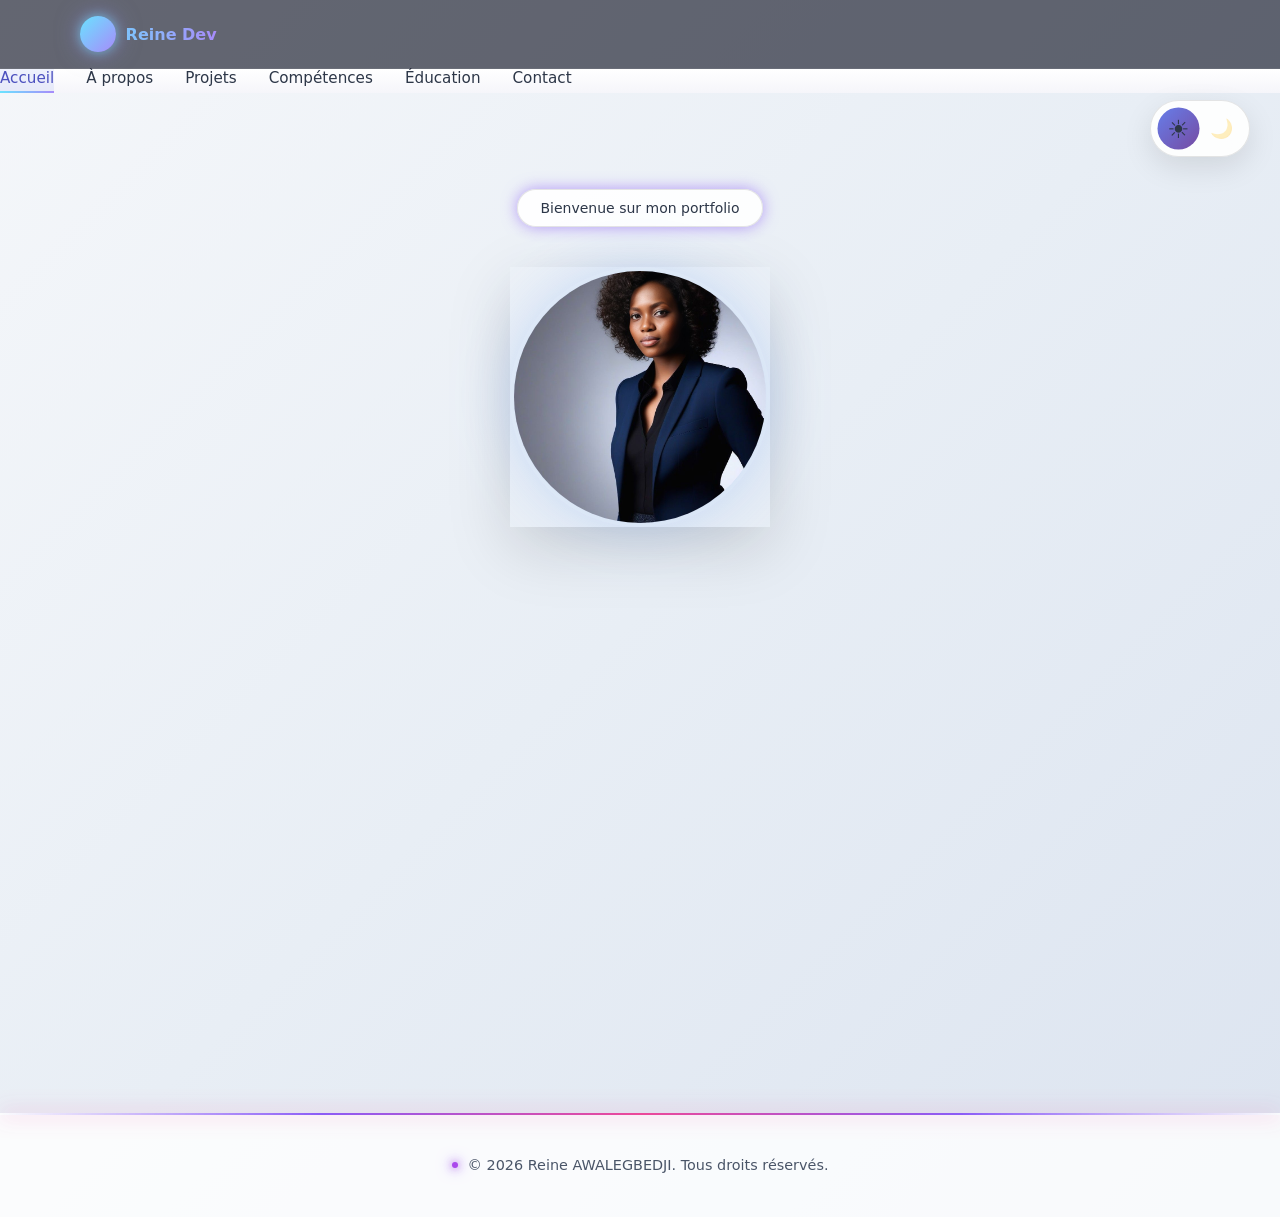
<file: index.html>
<!DOCTYPE html>
<html lang="fr">
<head>
  <meta charset="UTF-8">
  <meta name="viewport" content="width=device-width, initial-scale=1.0">
   <meta name="description" content="Bienvenue sur mon portfolio de développeuse web. Découvrez mes projets, compétences et parcours académique. Contactez-moi pour collaborer sur vos idées numériques.">
   <meta name="keywords" content="Reine Dev, portfolio, développeuse web, projets, compétences, éducation, contact">
   <meta name="author" content="Reine Awalegbedji">
  <title>Reine | Portfolio</title>
  <link rel="stylesheet" href="style.css">
  <link rel="stylesheet" href="responsive.css">
  <link rel="stylesheet" href="theme.css">
  <link rel="stylesheet" href="mobile-menu.css">
  <link
  rel="stylesheet"
  href="https://cdnjs.cloudflare.com/ajax/libs/font-awesome/6.5.1/css/all.min.css"
/>

</head>
<body>

<div class="page-transition">

  
  <header class="header">
  <div class="header-inner">
    <!-- LOGO -->
    <div class="logo">
      <span class="logo-icon"></span>
      <span class="logo-text">Reine Dev</span>
    </div>
    <!-- Le burger sera injecté ici par le JS -->
  </div>
</header>

<!-- ✅ NAV EN DEHORS DU HEADER-INNER -->
<nav class="nav">
  <a href="index.html" class="active">Accueil</a>
  <a href="apropos.html">À propos</a>
  <a href="projets.html">Projets</a>
  <a href="competences.html">Compétences</a>
  <a href="education.html">Éducation</a>
  <a href="contact.html">Contact</a>
</nav>
  
<section class="home-hero">
  <div class="hero-profile">

  <!-- Badge -->
  <div class="welcome-badge">
    Bienvenue sur mon portfolio
  </div>

  <!-- Photo -->
  <div class="profile-wrapper">
    <div class="halo"></div>
    <img src="photo-reine.jpg" alt="Photo de profil" class="profile-img">
  </div>

  <!-- Titre -->
  <h1 class="hero-title">
    Je suis <br>
    <span>Reine AWALEGBEDJI,</span>
  </h1>

  <!-- Slogan -->
  <p class="hero-text">
    Je crée des expériences numériques élégantes et performantes.
    Passionné par le design et le code, je transforme vos idées en réalité.
  </p>

  <!-- Boutons -->
  <div class="hero-buttons">
    <a href="contact.html" class="btn btn-primary">
      ✉ Me contacter
    </a>

    <a href="projets.html" class="btn btn-outline">
      Voir mes projets
    </a>
  </div>

<!-- Flèche -->
<div class="scroll-indicator">
  <i class="fas fa-chevron-down"></i>
</div>

 <!-- Réseaux sociaux -->
  <div class="socials hero-socials">
   <a href=""><i class="fab fa-github"></i></a>
   <a href="www.linkedin.com/in/reine-awalegbedji-b7b94b384"><i class="fab fa-linkedin"></i></a>
   <a href="mailto:ayawaviawalebgedji@gmail.com"><i class="fas fa-envelope"></i></a>
  </div>

  
 
</section>

<footer class="footer">
  <div class="pulse-dot"></div>
  <p class="copyright">
    <span class="glow-dot"></span>
    © 2026 Reine AWALEGBEDJI. Tous droits réservés.
  </p>
  
</footer>


</div>

<script src="index.js"></script>
<script src="theme.js"></script>
<script src="mobile-menu.js"></script>
</body>
</html>
</file>
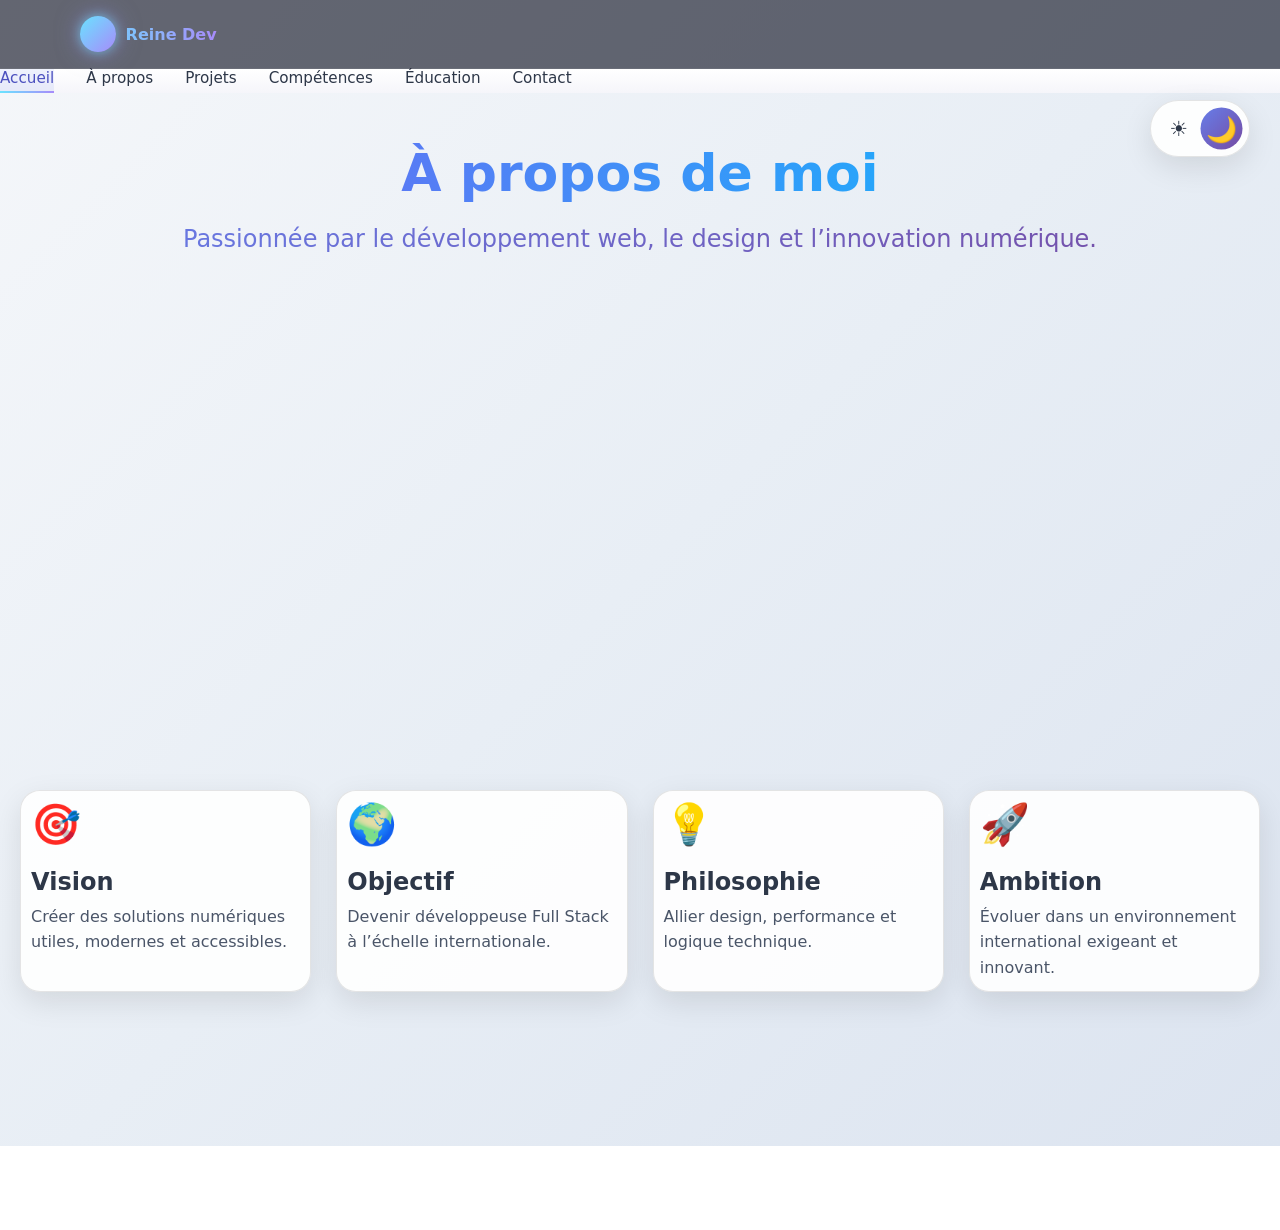
<file: apropos.html>
<!DOCTYPE html>
<html lang="fr">
<head>
  <meta charset="UTF-8">
  <meta name="viewport" content="width=device-width, initial-scale=1.0">
   <meta name="description" content="Découvrez mon parcours, mes compétences et ma vision en tant que développeuse web passionnée.">
   <meta name="keywords" content="Reine Dev, développeuse web, portfolio, à propos, compétences, projets, éducation">
   <meta name="author" content="Reine Awalegbedji">
  <title>À propos | Reine</title>
  <link rel="stylesheet" href="style.css">
  <link rel="stylesheet" href="responsive.css">
  <link rel="stylesheet" href="theme.css">
  <link rel="stylesheet" href="mobile-menu.css"> 
</head>
<body>

<div class="page-transition">
    
  <header class="header">
  <div class="header-inner">
    <!-- LOGO -->
    <div class="logo">
      <span class="logo-icon"></span>
      <span class="logo-text">Reine Dev</span>
    </div>
    <!-- Le burger sera injecté ici par le JS -->
  </div>
</header>

<!-- ✅ NAV EN DEHORS DU HEADER-INNER -->
<nav class="nav">
  <a href="index.html" class="active">Accueil</a>
  <a href="apropos.html">À propos</a>
  <a href="projets.html">Projets</a>
  <a href="competences.html">Compétences</a>
  <a href="education.html">Éducation</a>
  <a href="contact.html">Contact</a>
</nav>
  


  <section class="about-section">
<div class="container">
    <div class="about-header">
    <h1 class="glow-title">À propos de moi</h1>
    
    <p class="section-subtitle">
    Passionnée par le développement web, le design et l’innovation numérique.
    </p>
    </div>
 

  <div class="about-content">

    <!-- TEXTE  -->
    <div class="about-text">
      <p class="intro-text">
        Je suis étudiante en informatique de gestion, <br>spécialisée en développement web
        et en conception <br>de solutions numériques performantes.
      </p>

      <p class="description">
        J’aime transformer des idées en expériences <br> digitales élégantes,
        structurées et évolutives.
      </p>

      <p class="description">
        Mon objectif est de devenir une développeuse <br>Full Stack capable
        de concevoir des applications <br>modernes,optimisées et orientées utilisateur.
      </p>

      <p class="description">
                Mon parcours m’a permis de développer <br> des compétences en HTML, CSS,
                JavaScript,<br> PHP et conception UML. Je travaille avec <br> méthode
                et je cherche toujours à produire un <br> code propre et structuré.
            </p>
    </div>

<!-- Image droite -->
        <div class="about-image">
          <div class="image-wrapper">
            <img src="image1.jpeg" alt="Reine devant son ordinateur" class="profile-image">
          </div>
        </div>
 </div>

    <!-- CARDS EN BAS-->
    <div class="about-cards">

      <div class="card">
        <div class="card-icon">🎯</div>
        <h3 class="card-title"> Vision</h3>
        <p class="card-description">Créer des solutions numériques utiles, modernes et accessibles.</p>
      </div>

      <div class="card">
          <div class="card-icon">🌍</div>
            <h3 class="card-title"> Objectif</h3>
            <p class="card-description">Devenir développeuse Full Stack à l’échelle internationale.</p>
        </div>

      <div class="card">
        <div class="card-icon">💡</div>
        <h3 class="card-title"> Philosophie</h3>
        <p class="card-description">Allier design, performance et logique technique.</p>
      </div>

      <div class="card">
        <div class="card-icon">🚀</div>
        <h3 class="card-title"> Ambition</h3>
        <p class="card-description">Évoluer dans un environnement international exigeant et innovant.</p>
      </div>

    </div>

    
  </div>
</div>
  </section>
<footer class="footer">
 <div class="pulse-dot"></div>
  <p class="copyright">
    <span class="glow-dot"></span>
    © 2026 Reine AWALEGBEDJI. Tous droits réservés.
  </p>
</footer>


</div>

<script src="apropos.js"></script>
<script src="theme.js"></script>
<script src="mobile-menu.js"></script>
</body>
</html>
</file>
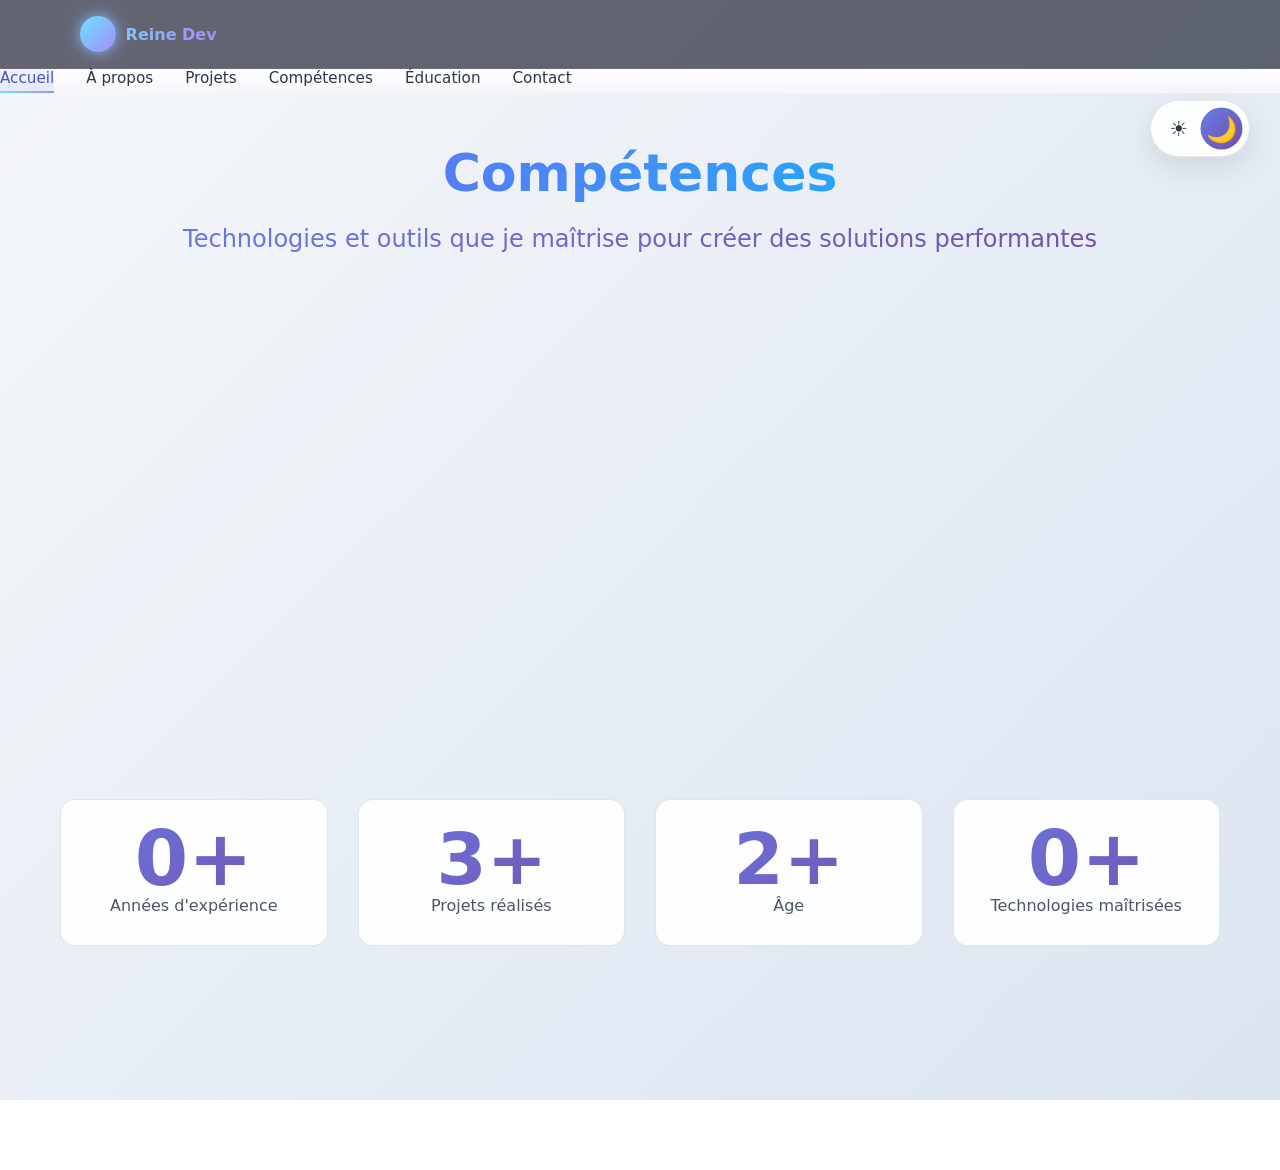
<file: competences.html>
<!DOCTYPE html>
<html lang="fr">
<head>
  <meta charset="UTF-8">
  <meta name="viewport" content="width=device-width, initial-scale=1.0">
   <meta name="description" content="Découvrez les compétences techniques et les outils que je maîtrise pour créer des solutions performantes en développement web.">
   <meta name="keywords" content="Reine Dev, compétences, technologies, frontend, backend, devops, design, UI/UX">
   <meta name="author" content="Reine Awalegbedji">
  <title>Compétences | Reine</title>
  <link rel="stylesheet" href="style.css">
  <link rel="stylesheet" href="responsive.css">
  <link rel="stylesheet" href="theme.css">
  <link rel="stylesheet" href="mobile-menu.css"> 
</head>
<body>
<div class="page-transition">
  <header class="header">
  <div class="header-inner">
    <!-- LOGO -->
    <div class="logo">
      <span class="logo-icon"></span>
      <span class="logo-text">Reine Dev</span>
    </div>
    <!-- Le burger sera injecté ici par le JS -->
  </div>
</header>

<!-- ✅ NAV EN DEHORS DU HEADER-INNER -->
<nav class="nav">
  <a href="index.html" class="active">Accueil</a>
  <a href="apropos.html">À propos</a>
  <a href="projets.html">Projets</a>
  <a href="competences.html">Compétences</a>
  <a href="education.html">Éducation</a>
  <a href="contact.html">Contact</a>
</nav>


<section class="skills-section">
        <div class="container">
            <h1 class="glow-title">Compétences</h1>
            <p class="section-subtitle">Technologies et outils que je maîtrise pour créer des solutions performantes</p>
            
            <!-- Grille de compétences -->
            <div class="skills-grid">
                <!-- Frontend -->
                <div class="skill-category">
                    <h2 class="category-title">Frontend</h2>
                    <div class="skills-list">
                        <span class="skill-badge">React</span>
                        <span class="skill-badge">TypeScript</span>
                        <span class="skill-badge">Next.js</span>
                        <span class="skill-badge">Tailwind CSS</span>
                        <span class="skill-badge">Vue.js</span>
                        <span class="skill-badge">HTML5</span>
                        <span class="skill-badge">CSS3</span>
                        <span class="skill-badge">JavaScript</span>
                    </div>
                </div>

                <!-- Backend -->
                <div class="skill-category">
                    <h2 class="category-title">Backend</h2>
                    <div class="skills-list">
                        <span class="skill-badge">Node.js</span>
                        <span class="skill-badge">Java</span>
                        <span class="skill-badge">Python</span>
                        <span class="skill-badge">Django</span>
                        <span class="skill-badge">PostgreSQL</span>
                        <span class="skill-badge">MongoDB</span>
                        <span class="skill-badge">REST API</span>
                        
                    </div>
                </div>

                <!-- DevOps & Tools -->
                <div class="skill-category">
                    <h2 class="category-title">DevOps & Tools</h2>
                    <div class="skills-list">
                        <span class="skill-badge">Git</span>
                       
                        <span class="skill-badge">Windows</span>
                    
                        <span class="skill-badge">Webpack</span>
                        <span class="skill-badge">Vite</span>
                    </div>
                </div>

                <!-- Design & UX -->
                <div class="skill-category">
                    <h2 class="category-title">Design & UX</h2>
                    <div class="skills-list">
                        <span class="skill-badge">Figma</span>
                        <span class="skill-badge">UML</span>
                        <span class="skill-badge">Photoshop</span>
                        <span class="skill-badge">Illustrator</span>
                        <span class="skill-badge">UI/UX Design</span>
                        <span class="skill-badge">Responsive Design</span>
                        <span class="skill-badge">Prototyping</span>
                    </div>
                </div>
            </div>

            <!-- Statistiques -->
            <div class="stats-container">
                <div class="stat-item">
                    <div class="stat-number" data-target="3">0</div>
                    <div class="stat-label">Années d'expérience</div>
                </div>

                <div class="stat-item">
                    <div class="stat-number" data-target="20">0</div>
                    <div class="stat-label">Projets réalisés</div>
                </div>

                <div class="stat-item">
                    <div class="stat-number" data-target="19">0</div>
                    <div class="stat-label">Âge</div>
                </div>

                <div class="stat-item">
                    <div class="stat-number" data-target="8">0</div>
                    <div class="stat-label">Technologies maîtrisées</div>
                </div>
            </div>
        </div>
    </section>
<footer class="footer">
  <div class="pulse-dot"></div>
  <p class="copyright">
    <span class="glow-dot"></span>
    © 2026 Reine AWALEGBEDJI. Tous droits réservés.
  </p>

</div>
<script src="competences.js"></script>
<script src="theme.js"></script>
<script src="mobile-menu.js"></script>
</body>
</html>
</file>
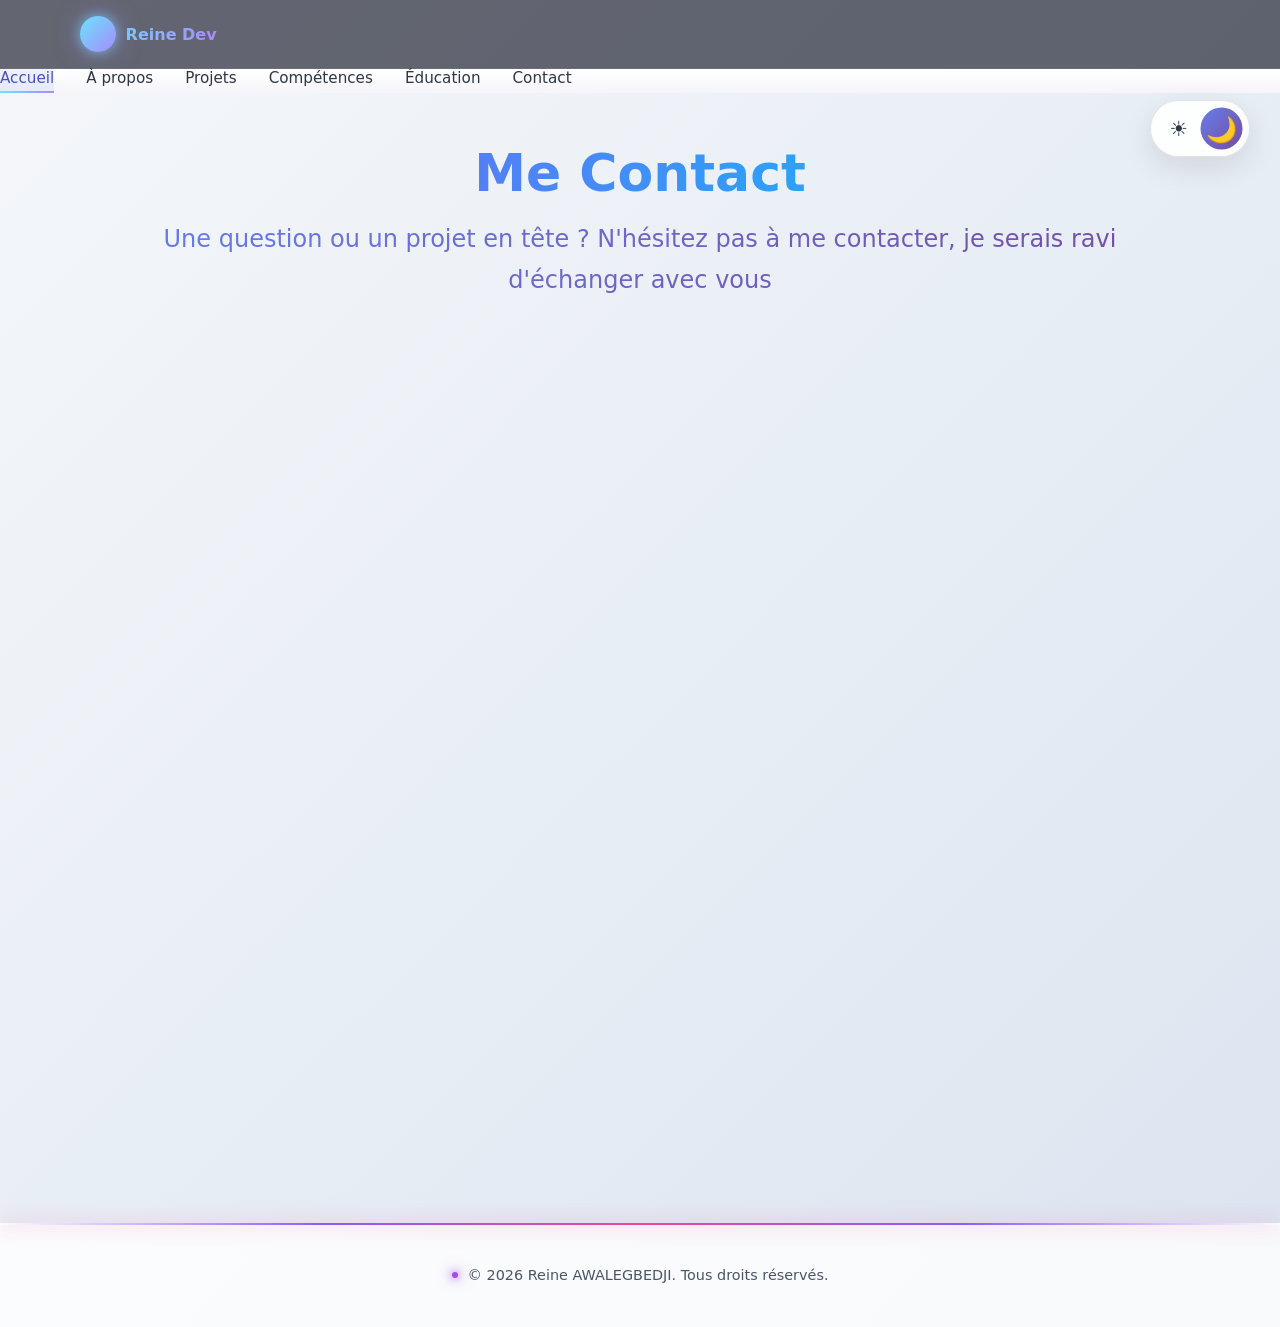
<file: contact.html>
<!DOCTYPE html>
<html lang="fr">
<head>
  <meta charset="UTF-8">
  <meta name="viewport" content="width=device-width, initial-scale=1.0">
   <meta name="description" content="Contactez-moi pour discuter de vos projets, poser des questions ou simplement échanger sur le développement web et les technologies numériques.">
   <meta name="keywords" content="Reine Dev, contact, email, téléphone, localisation, disponibilité, formulaire de contact">
   <meta name="author" content="Reine Awalegbedji">
  <title>Contact | Reine</title>
  <link rel="stylesheet" href="style.css">
  <link rel="stylesheet" href="responsive.css">
  <link rel="stylesheet" href="theme.css">
    <link rel="stylesheet" href="mobile-menu.css">
  
</head>
<body>
<div class="page-transition">

  <header class="header">
  <div class="header-inner">
    <!-- LOGO -->
    <div class="logo">
      <span class="logo-icon"></span>
      <span class="logo-text">Reine Dev</span>
    </div>
    <!-- Le burger sera injecté ici par le JS -->
  </div>
</header>

<!-- ✅ NAV EN DEHORS DU HEADER-INNER -->
<nav class="nav">
  <a href="index.html" class="active">Accueil</a>
  <a href="apropos.html">À propos</a>
  <a href="projets.html">Projets</a>
  <a href="competences.html">Compétences</a>
  <a href="education.html">Éducation</a>
  <a href="contact.html">Contact</a>
</nav>

<section class="contact-section">
        <div class="container">
            <div class="about-header">
            <h1 class="glow-title">Me Contacter</h1>
            <p class="section-subtitle">Une question ou un projet en tête ? N'hésitez pas à me contacter, je serais ravi d'échanger avec vous</p>
            </div>

            <div class="contact-content">
                
                       
                <!--COLONNE GAUCHE Informations de contact -->
                <div class="info-container">
                
                  <h2 class="form-title">Informations de contact</h2>
                  
                    <div class="contact-card">
                        <div class="contact-icon">
                            <svg width="24" height="24" viewBox="0 0 24 24" fill="none" stroke="currentColor" stroke-width="2">
                                <path d="M4 4h16c1.1 0 2 .9 2 2v12c0 1.1-.9 2-2 2H4c-1.1 0-2-.9-2-2V6c0-1.1.9-2 2-2z"/>
                                <polyline points="22,6 12,13 2,6"/>
                            </svg>
                        </div>

                        <div class="card-text">
                        <h3>Email</h3>
                        <a href="awalegbedjireine@gmail.com" class="contact-link">awalegbedjireine@gmail.com</a>
                        </div>

                    </div>
                  

                    <div class="contact-card">
                        <div class="contact-icon">
                            <svg width="24" height="24" viewBox="0 0 24 24" fill="none" stroke="currentColor" stroke-width="2">
                                <path d="M22 16.92v3a2 2 0 0 1-2.18 2 19.79 19.79 0 0 1-8.63-3.07 19.5 19.5 0 0 1-6-6 19.79 19.79 0 0 1-3.07-8.67A2 2 0 0 1 4.11 2h3a2 2 0 0 1 2 1.72 12.84 12.84 0 0 0 .7 2.81 2 2 0 0 1-.45 2.11L8.09 9.91a16 16 0 0 0 6 6l1.27-1.27a2 2 0 0 1 2.11-.45 12.84 12.84 0 0 0 2.81.7A2 2 0 0 1 22 16.92z"/>
                            </svg>
                        </div>

                        <div class="card-text">
                        <h3>Téléphone</h3>
                        <a href="tel:+22901406192" class="contact-link">+229  0140619273</a>
                        </div>

                    </div>
                    
                    <div class="contact-card">
                        <div class="contact-icon">
                            <svg width="20" height="24" viewBox="0 0 24 24" fill="none" stroke="currentColor" stroke-width="2">
                                <path d="M21 10c0 7-9 13-9 13s-9-6-9-13a9 9 0 0 1 18 0z"/>
                                <circle cx="12" cy="10" r="3"/>
                            </svg>
                        </div>

                        <div class="card-text">
                        <h3>Localisation</h3>
                        <a href="https://maps.google.com/?q=Parakou,Benin" 
   target="_blank" 
   class="contact-link">
   Parakou, Bénin
</a>

                        </div>

                    </div>
                    
                    <div class="availability-card">
                        <h3>Disponibilité</h3>
                        <p>Je suis actuellement disponible pour des projets freelance et des opportunités de collaboration.</p>
                        <p>Je réponds généralement dans les 24 heures.</p>
                    </div>
                </div>

                <!-- COLONNE DROITE Formulaire de contact -->
                <div class="form-container">
                    
                    <form
          action="mailto:awalegbedjireine@gmail.com"
          method="post"
          enctype="text/plain"
          class="contact-form scroll-animate"
        >
                    <form class="contact-form" id="contactForm">
                        <div class="form-group">
                            <label for="name">Nom complet</label>
                            <input type="text" id="name" name="name" placeholder="Reine Diana" required>
                        </div>
                        
                        <div class="form-group">
                            <label for="email">Email</label>
                            <input type="email" id="email" name="email" placeholder="email@example.com" required>
                        </div>
                        
                        <div class="form-group">
                            <label for="subject">Sujet</label>
                            <input type="text" id="subject" name="subject" placeholder="Proposition de projet" required>
                        </div>
                         <div class="form-group">
                            <label for="message">Message</label>
                            <textarea id="message" name="message" rows="5" placeholder="Décrivez votre projet ou votre demande..." required></textarea>
                        </div>
                        
                        <button type="submit" class="submit-btn">
                            <span>Envoyer le message</span>
                            
                        </button>
                    </form>
                </div>
                
                        
            </div>
        </div>
    </section>


<footer class="footer">
  <div class="pulse-dot"></div>
  <p class="copyright">
    <span class="glow-dot"></span>
    © 2026 Reine AWALEGBEDJI. Tous droits réservés.
  </p>
</footer>

</div>
<script src="contact.js"></script>
<script src="theme.js"></script>
<script src="mobile-menu.js"></script>
</body>
</html>
</file>
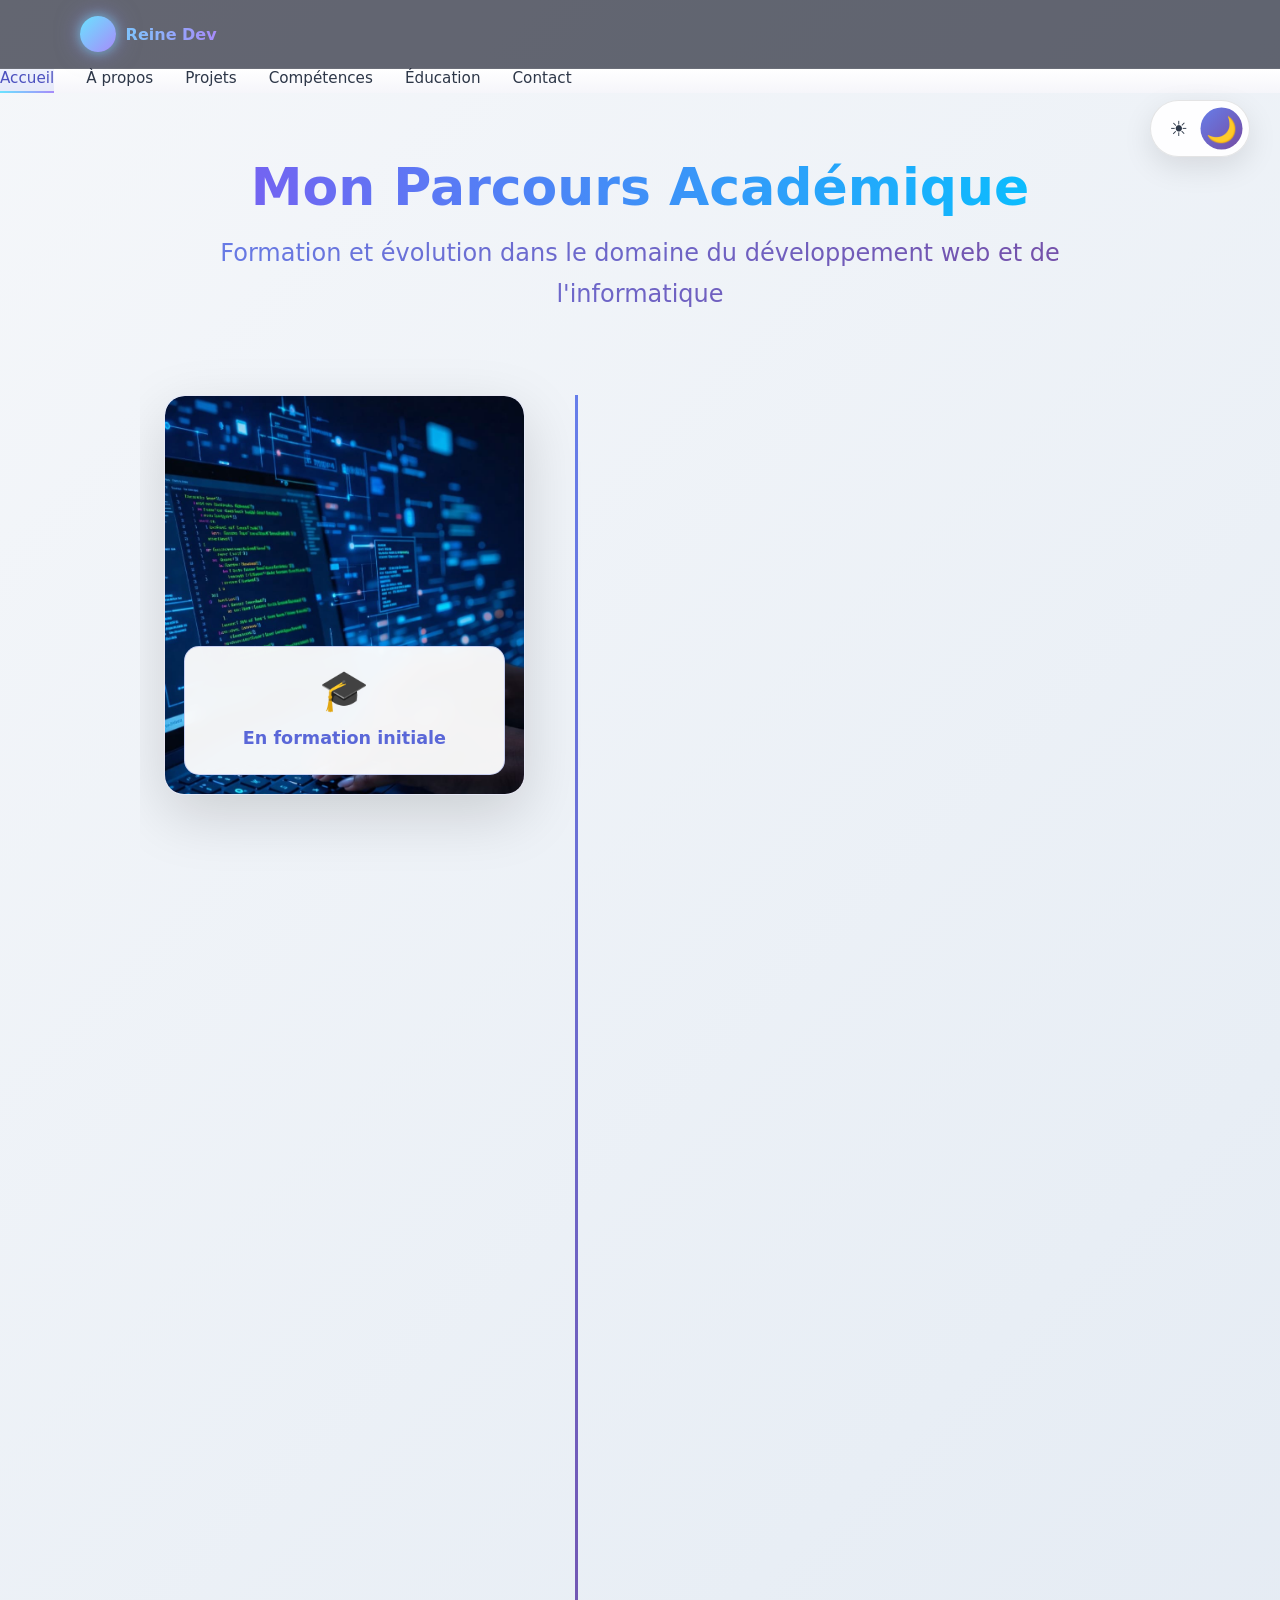
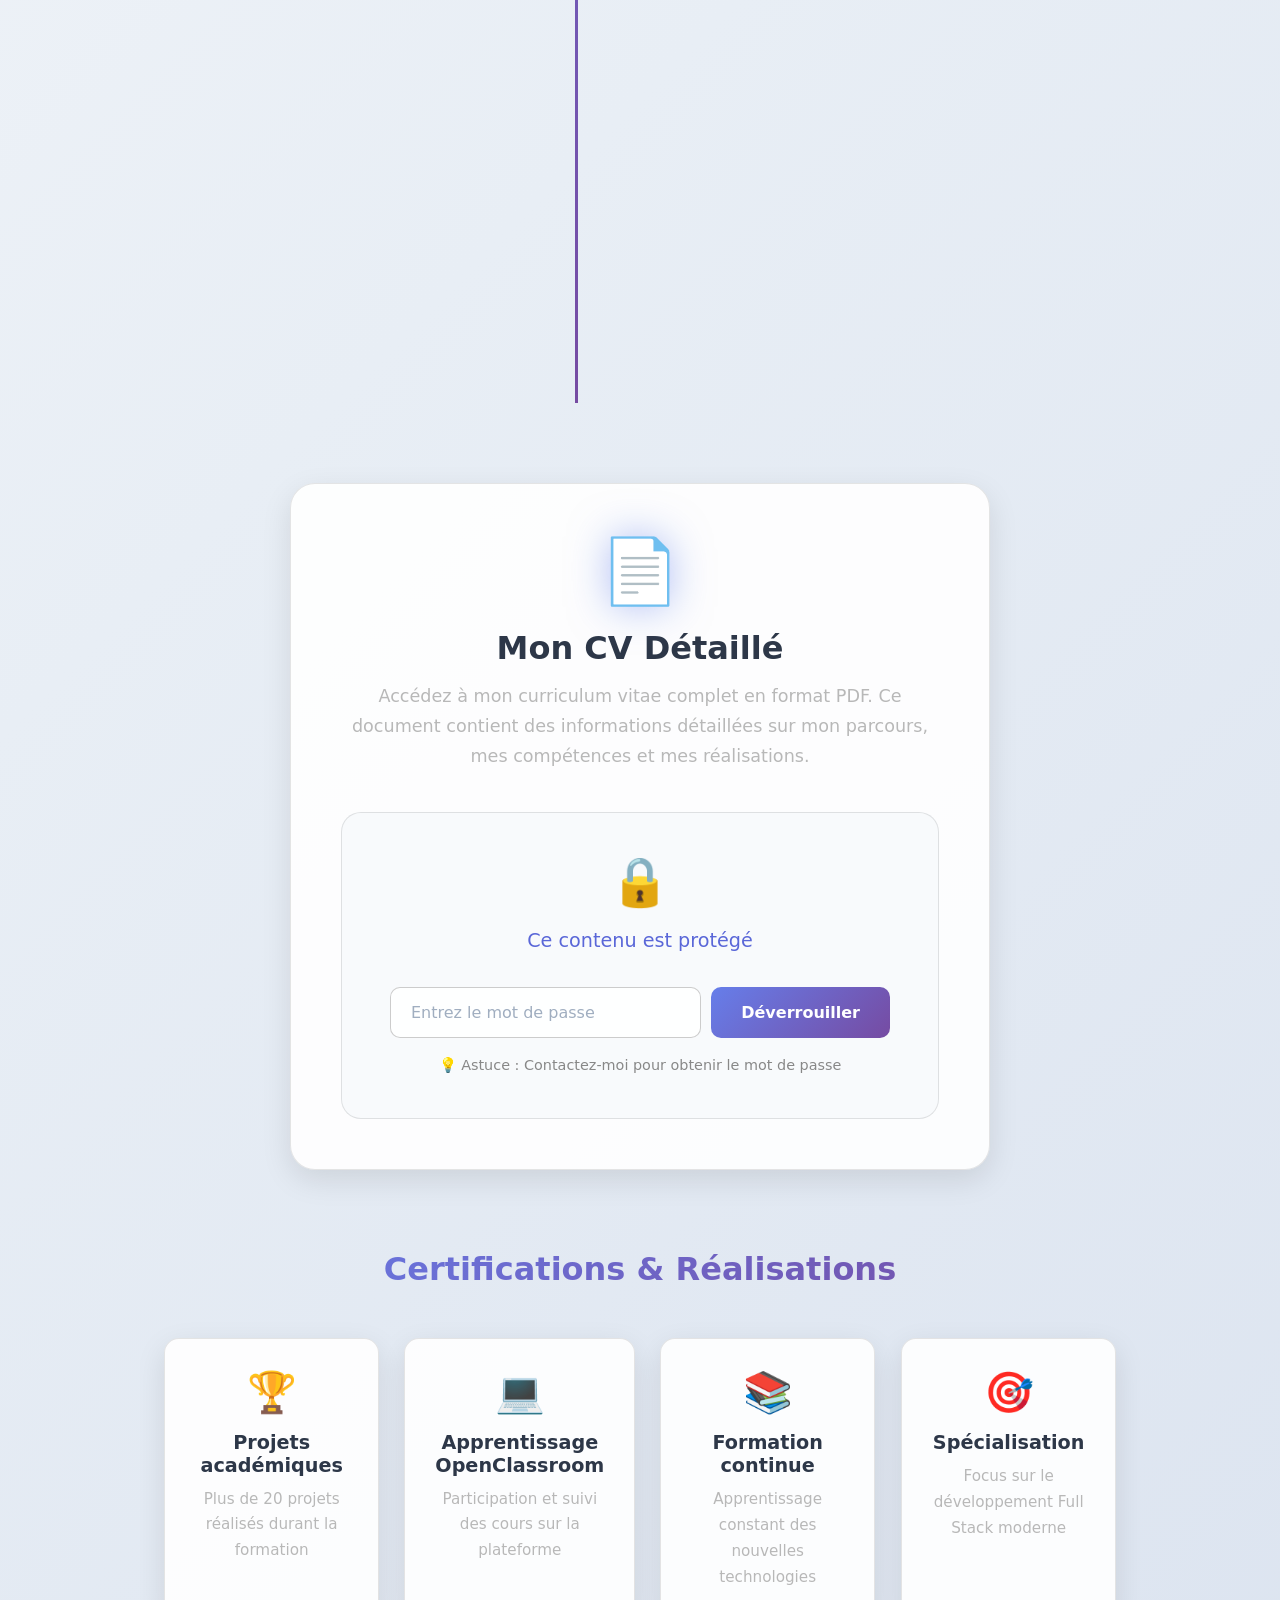
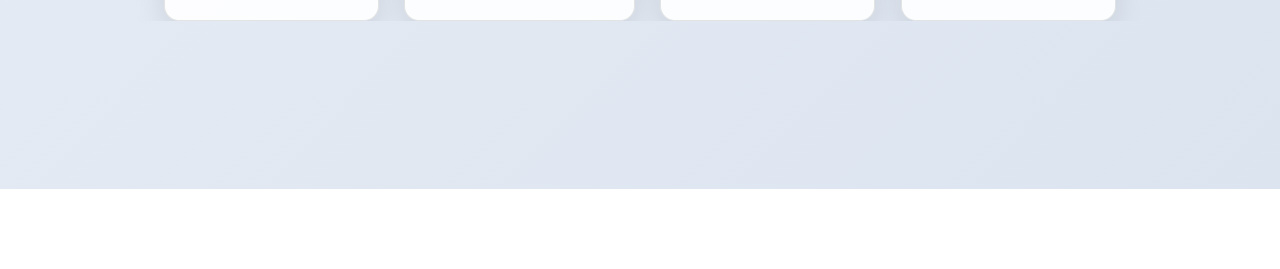
<file: education.html>
<!DOCTYPE html>
<html lang="fr">
<head>
  <meta charset="UTF-8">
  <meta name="viewport" content="width=device-width, initial-scale=1.0">
   <meta name="description" content="Découvrez mon parcours académique, mes formations et mes réalisations dans le domaine du développement web et de l'informatique.">
   <meta name="keywords" content="Reine Dev, éducation, parcours académique, formation, développement web, informatique, compétences, réalisations">
   <meta name="author" content="Reine Awalegbedji">
  <title>Éducation | Reine</title>
  <link rel="stylesheet" href="style.css">
  <link rel="stylesheet" href="responsive.css">
  <link rel="stylesheet" href="theme.css">
    <link rel="stylesheet" href="mobile-menu.css">
</head>
<body>
<div class="page-transition">
  <header class="header">
  <div class="header-inner">
    <!-- LOGO -->
    <div class="logo">
      <span class="logo-icon"></span>
      <span class="logo-text">Reine Dev</span>
    </div>
    <!-- Le burger sera injecté ici par le JS -->
  </div>
</header>

<!-- ✅ NAV EN DEHORS DU HEADER-INNER -->
<nav class="nav">
  <a href="index.html" class="active">Accueil</a>
  <a href="apropos.html">À propos</a>
  <a href="projets.html">Projets</a>
  <a href="competences.html">Compétences</a>
  <a href="education.html">Éducation</a>
  <a href="contact.html">Contact</a>
</nav>

  <section class="education-section">
    <div class="container">
      <!-- En-tête -->
      <div class="about-header">
        <h1 class="glow-title">Mon Parcours Académique</h1>
        <p class="section-subtitle">
          Formation et évolution dans le domaine du développement web et de l'informatique
        </p>
      </div>

      <!-- Contenu principal avec image et timeline -->
      <div class="education-content">
        
        <!-- Image à gauche -->
        <div class="education-image">
          <div class="image-wrapper">
            <img src="educ.jpeg" alt="Parcours académique" class="edu-image">
            <div class="image-overlay">
              <div class="overlay-icon">🎓</div>
              <p class="overlay-text">En formation initiale</p>
            </div>
          </div>
        </div>

        <!-- Timeline à droite -->
        <div class="timeline-container">
          
          <!-- Item 1 -->
          <div class="timeline-item">
            <div class="timeline-dot"></div>
            <div class="timeline-content">
              <div class="timeline-year">2025 - 2026</div>
              <h3 class="timeline-title">Licence 3 en Informatique de Gestion</h3>
              <p class="timeline-institution">IUT Université de Parakou, Bénin</p>
              <p class="timeline-description">
                Spécialisation en développement web et conception de solutions numériques. 
                Apprentissage approfondi des technologies frontend et backend, UML, et gestion de projets.
              </p>
              <div class="timeline-tags">
                <span class="tag">Développement Web</span>
                <span class="tag">UML</span>
                <span class="tag">Base de données</span>
              </div>
            </div>
          </div>

          <!-- Item 2-->
          <div class="timeline-item">
            <div class="timeline-dot"></div>
            <div class="timeline-content">
              <div class="timeline-year">2024 - 2025</div>
              <h3 class="timeline-title">Licence 2 en Informatique de Gestion</h3>
              <p class="timeline-institution">IUT Université de Parakou, Bénin</p>
              <p class="timeline-description">
                Apprentissage intensif de HTML, CSS, JavaScript,langage C++,
                 React et Node.js.
                 Réalisation de plusieurs projets pratiques .
              </p>
              <div class="timeline-tags">
                <span class="tag">HTML/CSS</span>
                <span class="tag">JavaScript</span>
                <span class="tag">React</span>
              </div>
            </div>
          </div>

          <!-- Item 2 -->
          <div class="timeline-item">
            <div class="timeline-dot"></div>
            <div class="timeline-content">
              <div class="timeline-year">2023 - 2024</div>
              <h3 class="timeline-title">Licence 1 en Informatique de Gestion</h3>
              <p class="timeline-institution">IUT Université de Parakou, Bénin</p>
              <p class="timeline-description">
                Apprentissage intensif de HTML, CSS, langage C , bases en Algorithme, en logique des prédicat et en comtabilité. 
              </p>
              <div class="timeline-tags">
                <span class="tag">HTML/CSS</span>
                <span class="tag">Langage C</span>
                <span class="tag">Comptabilité</span>
              </div>
            </div>
          </div>

          <!-- Item 3 -->
          <div class="timeline-item">
            <div class="timeline-dot"></div>
            <div class="timeline-content">
              <div class="timeline-year">2022 - 2023</div>
              <h3 class="timeline-title">Baccalauréat Scientifique</h3>
              <p class="timeline-institution">Collège de Natitingou, Bénin</p>
              <p class="timeline-description">
                Diplôme obtenu avec mention. Spécialisation en mathématiques et sciences physiques.
                Développement d'une forte base en logique et résolution de problèmes.
              </p>
              <div class="timeline-tags">
                <span class="tag">Mathématiques</span>
                <span class="tag">Sciences</span>
                <span class="tag">Anglais & Littérature</span>
              </div>
            </div>
          </div>

        </div>
      </div>

      <!-- Section CV protégé -->
      <div class="cv-section">
        <div class="cv-card">
          <div class="cv-icon">📄</div>
          <h2 class="cv-title">Mon CV Détaillé</h2>
          <p class="cv-description">
            Accédez à mon curriculum vitae complet en format PDF. 
            Ce document contient des informations détaillées sur mon parcours, mes compétences et mes réalisations.
          </p>
          
          <!-- Formulaire de mot de passe -->
          <div class="cv-access" id="cvAccess">
            <div class="lock-icon">🔒</div>
            <p class="access-text">Ce contenu est protégé</p>
            <form class="password-form" id="passwordForm">
              <div class="form-group-inline">
                <input 
                  type="password" 
                  id="cvPassword" 
                  placeholder="Entrez le mot de passe" 
                  class="password-input"
                  required
                >
                <button type="submit" class="unlock-btn">
                  Déverrouiller
                </button>
              </div>
              <p class="password-hint">💡 Astuce : Contactez-moi pour obtenir le mot de passe</p>
            </form>
          </div>

          <!-- Contenu déverrouillé (caché par défaut) -->
          <div class="cv-unlocked" id="cvUnlocked" style="display: none;">
            <div class="success-icon">✅</div>
            <p class="success-text">Accès autorisé !</p>
            
            <div class="cv-preview">
              <div class="preview-header">
                <span class="file-icon">📑</span>
                <div class="file-info">
                  <h4>CV_Reine_Awalegbedji.pdf</h4>
                  <p>Document PDF • 2.4 MB</p>
                </div>
              </div>
              
              <div class="cv-actions">
                <a href="cv-reine-awalegbedji.pdf" target="_blank" class="cv-btn view-btn" id="viewBtn">
                  <svg width="20" height="20" viewBox="0 0 24 24" fill="none" stroke="currentColor" stroke-width="2">
                    <path d="M1 12s4-8 11-8 11 8 11 8-4 8-11 8-11-8-11-8z"/>
                    <circle cx="12" cy="12" r="3"/>
                  </svg>
                  Visualiser
                </a>
                
                <a href="cv-reine-awalegbedji.pdf" download="CV_Reine_Awalegbedji.pdf" class="cv-btn download-btn" id="downloadBtn">
                  <svg width="20" height="20" viewBox="0 0 24 24" fill="none" stroke="currentColor" stroke-width="2">
                    <path d="M21 15v4a2 2 0 0 1-2 2H5a2 2 0 0 1-2-2v-4"/>
                    <polyline points="7 10 12 15 17 10"/>
                    <line x1="12" y1="15" x2="12" y2="3"/>
                  </svg>
                  Télécharger
                </a>
              </div>
            </div>
          </div>
        </div>
      </div>

      <!-- Certifications / Réalisations -->
      <div class="achievements-section">
        <h2 class="section-heading">Certifications & Réalisations</h2>
        
        <div class="achievements-grid">
          <div class="achievement-card">
            <div class="achievement-icon">🏆</div>
            <h3>Projets académiques</h3>
            <p>Plus de 20 projets réalisés durant la formation</p>
          </div>

          <div class="achievement-card">
            <div class="achievement-icon">💻</div>
            <h3>Apprentissage OpenClassroom</h3>
            <p>Participation et suivi des cours sur la plateforme</p>
          </div>

          <div class="achievement-card">
            <div class="achievement-icon">📚</div>
            <h3>Formation continue</h3>
            <p>Apprentissage constant des nouvelles technologies</p>
          </div>

          <div class="achievement-card">
            <div class="achievement-icon">🎯</div>
            <h3>Spécialisation</h3>
            <p>Focus sur le développement Full Stack moderne</p>
          </div>
        </div>
      </div>

    </div>
  </section>

  <footer class="footer">
    <div class="pulse-dot"></div>
    <p class="copyright">
      <span class="glow-dot"></span>
      © 2026 Reine AWALEGBEDJI. Tous droits réservés.
    </p>
  </footer>

</div>
<script src="education.js"></script>
<script src="theme.js"></script>
<script src="mobile-menu.js"></script>
</body>

</html>
</file>
<file: style.css>
/* =========================
   RESET & BASE
========================= */
* {
  margin: 0;
  padding: 0;
  box-sizing: border-box;
  font-family: "Inter", system-ui, sans-serif;
  max-width: 100%;
}

html, body {
  overflow-x: hidden;
  max-width: 100vw;
  width: 100%;
}

body {
  background: radial-gradient(circle at top, #0f172a, #020617);
  color: #e5e7eb;
  min-height: 100vh;
}

/* =========================
   VARIABLES – NEON AURORA
========================= */
:root {
  --primary: #6ae3ff;
  --secondary: #a78bfa;
  --accent: #22d3ee;
  --text: #e5e7eb;
  --muted: #9ca3af;
  --card-bg: rgba(15, 23, 42, 0.6);
  --blur: blur(14px);
}

/* =========================
   PAGE TRANSITION
========================= */
.page-transition {
  opacity: 0;
  transform: translateY(16px) scale(0.98);
  animation: pageIn 0.9s cubic-bezier(0.4, 0, 0.2, 1) forwards;
}

@keyframes pageIn {
  to {
    opacity: 1;
    transform: translateY(0) scale(1);
  }
}

.fade-out {
  opacity: 0;
  transform: translateY(-16px) scale(0.98);
  transition: all 0.45s cubic-bezier(0.4, 0, 0.2, 1);
}

/* =========================
   NAVBAR
========================= */
.navbar {
  display: flex;
  justify-content: center;
  gap: 2rem;
  padding: 1.5rem;
  position: sticky;
  top: 0;
  background: rgba(2, 6, 23, 0.7);
  backdrop-filter: var(--blur);
  z-index: 100;
}

.navbar a {
  color: var(--text);
  text-decoration: none;
  font-weight: 500;
  position: relative;
  padding-bottom: 6px;
}

.navbar a::after {
  content: "";
  position: absolute;
  left: 0;
  bottom: 0;
  width: 0;
  height: 2px;
  background: linear-gradient(90deg, var(--primary), var(--secondary));
  transition: width 0.3s ease;
}

.navbar a:hover::after {
  width: 100%;
}

/* =========================
   SECTIONS
========================= */
section {
  max-width: 1000px;
  margin: 4rem auto;
  padding: 0 1.5rem;
}

h1, h2 {
  font-weight: 700;
  margin-bottom: 1rem;
}

h1 {
  font-size: 2.5rem;
  background: linear-gradient(90deg, var(--primary), var(--secondary));
  -webkit-background-clip: text;
  -webkit-text-fill-color: transparent;
}

p {
  color: var(--muted);
  line-height: 1.7;
}

/* =========================
   HERO / PHOTO
========================= */
.hero {
  text-align: center;
  margin-top: 3rem;
}

.hero img {
  width: 160px;
  height: 160px;
  border-radius: 50%;
  object-fit: cover;
  border: 3px solid transparent;
  background:
    linear-gradient(#020617, #020617) padding-box,
    linear-gradient(90deg, var(--primary), var(--secondary)) border-box;
  box-shadow:
    0 0 20px rgba(106, 227, 255, 0.25),
    0 0 40px rgba(167, 139, 250, 0.15);
  margin-bottom: 1.5rem;
}

/* =========================
   CARDS (Compétences / Projets)
========================= */
.grid {
  display: grid;
  grid-template-columns: repeat(auto-fit, minmax(260px, 1fr));
  gap: 1.5rem;
  margin-top: 2rem;
}

.card {
  background: var(--card-bg);
  backdrop-filter: var(--blur);
  padding: 1.5rem;
  border-radius: 16px;
  border: 1px solid rgba(255,255,255,0.05);
  transition: transform 0.3s ease, box-shadow 0.3s ease;
}

.card:hover {
  transform: translateY(-6px);
  box-shadow:
    0 0 20px rgba(106, 227, 255, 0.2),
    0 0 40px rgba(167, 139, 250, 0.15);
}

.card h3 {
  margin-bottom: 0.5rem;
  color: var(--primary);
}

/* =========================
   TAGS TECH
========================= */
.tags {
  margin-top: 1rem;
  display: flex;
  flex-wrap: wrap;
  gap: 0.5rem;
}

.tag {
  padding: 0.3rem 0.7rem;
  border-radius: 999px;
  font-size: 0.75rem;
  background: linear-gradient(90deg, rgba(106,227,255,0.2), rgba(167,139,250,0.2));
  color: var(--text);
}

/* =========================
   CONTACT
========================= */
.contact {
  text-align: center;
}

.contact a {
  color: var(--primary);
  text-decoration: none;
  font-weight: 500;
}

/* =========================
   FOOTER
========================= */
footer {
  text-align: center;
  padding: 2rem;
  color: var(--muted);
  font-size: 0.9rem;
}


/* =========================
   HEADER PREMIUM STICKY
========================= */
.header {
  position: sticky;
  top: 0;
  z-index: 999; /* couche haute */
  backdrop-filter: blur(14px);
  background: rgba(2, 6, 23, 0.6);
  border-bottom: 1px solid rgba(255,255,255,0.06);
}

.header-inner {
  max-width: 1200px;
  margin: 0 auto;
  padding: 1rem 2.5rem;
  display: flex;
  align-items: center;
  justify-content: space-between;
}

/* =========================
   LOGO
========================= */
.logo {
  display: flex;
  align-items: center;
  gap: 0.6rem;
  cursor: pointer;
}

.logo-icon {
  width: 36px;
  height: 36px;
  border-radius: 50%;
  background: linear-gradient(135deg, var(--primary), var(--secondary));
  box-shadow:
    0 0 12px rgba(106,227,255,0.6),
    0 0 24px rgba(167,139,250,0.5);
}

.logo-text {
  font-weight: 600;
  font-size:    1rem;
  color: #ffffff;
}

/* =========================
   NAVIGATION
========================= */
.nav {
  display: flex;
  gap: 2rem;
}

.nav a {
  color: rgba(255,255,255,0.85);
  text-decoration: none;
  font-size: 0.95rem;
  position: relative;
  padding-bottom: 6px;
  transition: color 0.3s ease;
}

.nav a:hover {
  color: #ffffff;
}

.nav a::after {
  content: "";
  position: absolute;
  left: 0;
  bottom: 0;
  width: 0;
  height: 2px;
  background: linear-gradient(90deg, var(--primary), var(--secondary));
  transition: width 0.3s ease;
}

.nav a:hover::after,
.nav a.active::after {
  width: 100%;
}


.logo {
  font-weight: 700;
  font-size: 25px;
  background: linear-gradient(90deg, var(--primary), var(--secondary));
  -webkit-background-clip: text;
  -webkit-text-fill-color: transparent;
}
.logo:hover{
    color: rgb(139, 139, 231);
    text-shadow: 0 0 25px  rgb(32, 84, 117),
                 0 0 50px  rgb(32,84, 117) ;
    transform: scale(1.1);
}

.navbar a.active {
  color: var(--primary);
}

/* =========================
   HOME HERO
========================= */
.home-hero {
  min-height: calc(100vh - 120px);
  display: flex;
  flex-direction: column;
  align-items: center;
  justify-content: center;
  text-align: center;
  padding: 2rem;
}

.badge {
  padding: 0.5rem 1.2rem;
  border-radius: 999px;
  border: 1px solid rgba(167,139,250,0.4);
  color: var(--primary);
  margin-bottom: 2rem;
}

/* =========================
   PHOTO GLOW
========================= */
.photo-container {
  width: 200px;
  height: 200px;
  border-radius: 50%;
  padding: 6px;
  background: radial-gradient(circle, var(--secondary), transparent 70%);
  margin-bottom: 2rem;
}

.photo-container img {
  width: 100%;
  height: 100%;
  border-radius: 50%;
  object-fit: cover;
}

/* =========================
   TITRES
========================= */
.home-hero h1 {
  font-size: 3rem;
  font-weight: 700;
  line-height: 1.2;
}

.home-hero h1 span {
  color: var(--secondary);
  text-shadow: 0 0 20px rgba(167,139,250,0.6);
}

.home-hero p {
  max-width: 650px;
  margin: 1.5rem auto 2.5rem;
  color: var(--muted);
}

.welcome-badge {
  padding: 10px 22px;
  border-radius: 999px;
  border: 1px solid var(--violet);
  color: #fff;
  font-size: 14px;
  background: rgba(139, 92, 246, 0.1);
  box-shadow: 0 0 15px rgba(139, 92, 246, 0.6);
  margin-bottom: 40px;
}

.hero-profile {
  display: flex;
  flex-direction: column;
  align-items: center;
  position: relative;
}
  
/* TITRE +GLOW */
.hero-title h1 {
  font-size: 3.5rem;
  font-weight: 700;
  color: white;
  text-align: center;
  margin-top: 40px;
}

.hero-title span {
  color: var(--violet);
  text-shadow:
    0 0 10px rgba(139,92,246,0.8),
    0 0 25px rgba(139,92,246,0.6);
}


/* Slogan (lisible , élégant) */
.hero-text {
  max-width: 700px;
  text-align: center;
  color: #b6bdd6;
  margin-top: 20px;
  font-size: 1.05rem;
  line-height: 1.6;
}

.profile-wrapper {
  
     position: relative;
  width: 260px;
  height: 260px;
  display: flex;
  align-items: center;
  justify-content: center;
  cursor: pointer;
}

/* PHOTO */
.profile-wrapper img {
  width: 100%;
  height: 100%;
  object-fit: cover;
  border-radius: 50%;
  position: relative;
  z-index: 2;
}

/* HALO PRINCIPAL */
.glow-ring {
  position: absolute;
  inset: -18px;
  border-radius: 50%;
  background:
    radial-gradient(circle,
      rgba(167,139,250,0.65),
      rgba(124,58,237,0.35),
      transparent 70%);
  filter: blur(12px);
  z-index: 1;
  opacity: 0.9;
  transition: transform 0.4s ease, opacity 0.4s ease;
}
/*Rayon de lumière secondaire */
.profile-wrapper::before,
.profile-wrapper::after {
  content: "";
  position: absolute;
  inset: -35px;
  border-radius: 50%;
  border: 2px solid rgba(167,139,250,0.35);
  opacity: 0;
  transform: scale(0.8);
}

.profile-wrapper.active::before {
  animation: pulse 1.2s ease-out;
}

.profile-wrapper.active::after {
  animation: pulse 1.2s ease-out 0.2s;
}

.profile-img {
  width: 180px;
  height: 180px;
  border-radius: 50%;
  object-fit: cover;
  z-index: 1;
  border: 4px solid rgba(255,255,255,0.1);
}

.profile-wrapper:hover .halo {
  background: radial-gradient(
    circle,
    rgba(59,130,246,0.9),
    rgba(139,92,246,0.7),
    transparent 70%
  );
  transform: scale(1.1);
}

.profile-wrapper.active .halo {
  animation: pulse 0.8s ease-out;
}

@keyframes pulse {
  0% {
    transform: scale(1);
    opacity: 0.8;
  }
  50% {
    transform: scale(1.3);
    opacity: 1;
  }
  100% {
    transform: scale(1);
    opacity: 0.8;
  }
}


.halo {
  position: absolute;
  width: 100%;
  height: 100%;
  border-radius: 50%;
  background: radial-gradient(
    circle,
    rgba(139,92,246,0.8),
    rgba(59,130,246,0.6),
    transparent 70%
  );
  filter: blur(35px);
  z-index: 0;
  transition: all 0.6s ease;
}


@keyframes pulse {
  0% {
    opacity: 0.9;
    transform: scale(0.8);
  }
  100% {
    opacity: 0;
    transform: scale(1.3);
  }
}

/* =========================
   BOUTONS
========================= */
.buttons {
  display: flex;
  gap: 1rem;
}

.btn {
  padding: 0.8rem 1.6rem;
  border-radius: 10px;
  text-decoration: none;
  font-weight: 500;
  transition: all 0.3s ease;
}

/* Bouton principal */
.btn-primary {
  background: var(--violet);
  color: white;
  padding: 14px 28px;
  border-radius: 10px;
  font-weight: 500;
  box-shadow: 0 0 20px rgba(139,92,246,0.6);
  transition: transform 0.3s;
}

.btn-primary:hover {
  transform: translateY(-3px);
}

/* Bouton outline */
.btn-outline {
  border: 1px solid var(--violet);
  color: white;
  padding: 14px 28px;
  border-radius: 10px;
  transition: all 0.3s ease;
}

.btn-outline:active {
  background: #ec4899;
  border-color: #ec4899;
}



.btn.outline:hover {
  border-color: var(--secondary);
}

.hero-buttons {
  display: flex;
  gap: 20px;          /* 👈 espace net entre les boutons */
  margin-top: 30px;
  justify-content: center;
  flex-wrap: wrap;   /* mobile friendly */
}


/* =========================
   ICONS
========================= */

.socials {
  display: flex;
  gap: 20px;
  margin-top: 30px;
}

.socials a {
  color: white;
  font-size: 1.2rem;
  opacity: 0.8;
  transition: all 0.3s;
}

.socials a:hover {
  color: var(--violet);
  opacity: 1;
  text-shadow: 0 0 12px rgba(139,92,246,0.8);
}

.hero-socials {
  margin-top: 25px;
  display: flex;
  gap: 20px;
  justify-content: center;
}


.icons {
  margin-top: 3rem;
  display: flex;
  gap: 1.5rem;
  font-size: 1.2rem;
  opacity: 0.6;
}
:root {
  --violet: #8b5cf6;
  --blue: #3b82f6;
  --dark-bg: #0b0f1a;
}

.scroll-indicator {
  margin-top: 90px ;
  font-size: 1.3rem;
  color: var(--violet);
  animation: bounce 1.5s infinite;
}

@keyframes bounce {
  0%, 100% { transform: translateY(0); }
  50% { transform: translateY(10px); }
}


.footer {
  
  position: relative;
  padding: 40px 0;
  text-align: center;
}

/* Ligne de séparation */
.footer::before {
  content: "";
  position: absolute;
  top: 0;
  left: 50%;
  transform: translateX(-50%);
  width: 120%;
  height: 2px;
  background: linear-gradient(
    90deg,
    transparent,
    #8b5cf6,
    #ec4899,
    #8b5cf6,
    transparent
  );
  box-shadow: 0 0 20px rgba(236,72,153,0.8);
}

.copyright {
  display: flex;
  align-items: center;
  justify-content: center;
  gap: 10px;
  color: #cbd5f5;
  font-size: 0.9rem;
}

.glow-dot {
  width: 6px;
  height: 6px;
  border-radius: 50%;
  background: #aa48ec;
  box-shadow:
    0 0 8px #a037dd,
    0 0 16px #8b5cf6;
  animation: pulseDot 2s infinite ease-in-out;
}
@keyframes pulseDot {
  0% {
    transform: scale(1);
    opacity: 0.7;
  }
  50% {
    transform: scale(1.6);
    opacity: 1;
  }
  100% {
    transform: scale(1);
    opacity: 0.7;
  }
}


/*ABOUT*/
.about-section{
  padding: 50px 20px;
  max-width: 1400px;
  margin:0 auto;
}
.container{
  width: 100%;
}
/* HEADER */
.about-header {
    text-align: center;
    margin-bottom: 80px;
}

.glow-title {
    font-size: 52px;
    font-weight: 700;
    background: linear-gradient(90deg, #7f5af0, #00c6ff);
    -webkit-background-clip: text;
    -webkit-text-fill-color: transparent;
    animation: glowPulse 2s ease-in-out infinite alternate;
    text-align: center;
}

@keyframes glowPulse {
    from { text-shadow: 0 0 10px rgba(127,90,240,0.5); }
    to { text-shadow: 0 0 30px rgba(0,198,255,0.9); }
}
.section-subtitle{
  font-size: 1.5rem;
  font-weight: 500;
  margin-bottom: 25px;
  background: linear-gradient(135deg,#667eea 0%,#764ba2 100% );
-webkit-background-clip: text;
-webkit-text-fill-color: transparent;
background-clip: text;
text-align: center;
}

/* TEXTE ET IMAGE*/

    .about-content{
      display: flex;
      align-items: center;
      gap: 10px;
      justify-content: center;
      margin-bottom: 50px;
    grid-template-columns: 1fr 1fr;

 }

  .about-text{
    padding-right: 0px;
    max-width: 520px;
  }

  .intro-text{
    font-size: 1.15rem;
    font-weight: 300;
    margin-bottom: 10px;
    color: #e0e0e0;
    line-height: 1.5;
  }

  .description{
    font-size: 1.15rem;
    margin-bottom: 10px;
    color: #b8b8b8;
    line-height: 1.5;
  }

.about-image{
  position: relative;
  
}
.image-wrapper{
  border-radius: 20px;
  overflow: hidden;
  box-shadow: 0 20px 60px rgba(0,0,0,0.5);
  transition: transform 0.3s ease, box-shadow;
  background: linear-gradient(135deg,rgba(102,126, 234 ,0.1),rgba(118,75,162,0.1));
  border: 1px solid rgba(255, 255, 255, 0.1);
  max-height: 400px;
  max-width: 400px;
}
.image-wrapper:hover{
transform: translateY(-10px);
box-shadow: 0 30px 80px rgba(102, 126, 234, 0.3);
}
.profile-image{
  width: 100%;
  height: 100%;
  display: block;
  object-fit: cover;
  object-position: center;
}
  /*CARDES*/
  .about-cards{
    display: grid;
    grid-template-columns: repeat(4, 1fr);
    gap: 25px;
    margin-top: 40px;

  }
  .card{
    background: rgba(255,255,255,0.05);
    backdrop-filter: blur(10px);
    border: 1px solid rgba(255,255,255,0.1);
    border-radius: 20px;
    padding: 10px;
    transition: all 0.3s ease;
    position: relative;
    overflow:hidden ;
  }
  .card::before{
    content: '';
    position: absolute;
    top: 0;
    left: 0;
    width: 100%;
    height: 100%;
    background: linear-gradient(135deg, rgba(102, 126, 234,0.1));
    opacity: 0;
    transition: opacity 0.3s ease;
  }
  .card:hover{
    transform: translateY(-5px);
    box-shadow: 0 20px 40px rgba(102,126,234,0.2);
    border-color: rgba(102,126,234,0.5);
  }
  .card:hover::before{
    opacity: 1;
  }
  .card-icon{
    font-size: 2.5rem;
    margin-bottom: 20px;
    position: relative;
    z-index: 1;
  }
  .card-title{
    font-size: 1.5rem;
    font-weight: 600;
    margin-bottom: 15px;
    color: #fff;
    position: relative;
    z-index: 1;
  }
  .card-description{
    font-size: 1rem;
    color: #b8b8b8;
    line-height: 1.6;
    position: relative;
    z-index: 1;
  }
  .card-text{
    display: flex;
    flex-direction: column;
  }
  .card-text h3{
    margin: 0;
    font-size: 18px;
  }
  .card-text a{
    margin: 4px 0 0;
    color: #cbd5e1;
    font-size: 15px;
  }

  /* =========================
  CONTACT========================= */


.contact-section {
    padding: 50px 85px;
    max-width: 1200px;
    margin: 0 auto;
}

.container {
    width: 100%;
    display: block;
    grid-template-columns: 20px 20px;
    gap: 90px;
    align-items: start;
}

.page-title {
    font-size: 3rem;
    font-weight: 700;
    margin-bottom: 20px;
    background: linear-gradient(135deg, #667eea 0%, #764ba2 100%);
    -webkit-background-clip: text;
    -webkit-text-fill-color: transparent;
    background-clip: text;
}

.page-subtitle {
    font-size: 1.1rem;
    color: #b8b8b8;
    margin-bottom: 50px;
    max-width: 700px;
}

/* Layout principal */
.contact-content {
    display: grid;
    grid-template-columns: 420px 520px;
    gap: 90px;
    align-items: start;
}

/* Formulaire */
.form-container {
    background: rgba(255, 255, 255, 0.03);
    backdrop-filter: blur(15px);
    
    border-radius: 20px;
    padding: 40px;
    transition: all 0.3s ease;
    width: 100%;
    border: 1px solid rgba(127, 90, 240, 0.6);

    box-shadow:
        0 0 40px rgba(112, 7, 199, 0.35);

    
         max-width: 520px;   /* largeur du formulaire */
    width: 100%;
    max-height: 920px;

     
}

.form-title {
    font-size: 1.8rem;
    margin-bottom: 30px;
    color: #fff;
    
}

.contact-form {
    display: flex;
    flex-direction: column;
    gap: 60px;

 
}
.contact-form button {
    width: 100%;
    padding: 16px;
    border-radius: 14px;
    border: none;

    background: linear-gradient(90deg, #5064d8, #5d079b);
    color: white;
    font-weight: 600;
    font-size: 16px;

    box-shadow: 0 0 25px rgba(106, 4, 201, 0.7);
    cursor: pointer;
    transition: 0.3s ease ;
}

.contact-form button:hover {
    transform: translateY(-2px);
    box-shadow: 0 0 35px rgb(119, 78, 243);
}

.contact-form input,
.contact-form textarea {
    margin-bottom: 18px;
}



.info-form{
  display: flex;
  flex-direction: column;
  gap: 10px;
}

.form-group {
    display: flex;
    flex-direction: column;
    gap: 10px;
}

.form-group label {
    font-size: 0.95rem;
    color: #e0e0e0;
    font-weight: 600;
}

.form-group input,
.form-group textarea {
    background: rgba(0, 0,0, 0.25);
    border: 1px solid rgba(255, 255, 255, 0.15);
    border-radius: 10px;
    padding: 14px 18px;
    font-size: 1rem;
    font-family: inherit;
    transition: all 0.3s ease;

    width: 100%;
    
    margin-bottom: 0;
    border: 1px solid rgba(127,90,240,0.3);
    color: white;

    
}

.form-group input::placeholder,
.form-group textarea::placeholder {
    color: rgba(255, 255, 255, 0.4);
}

.form-group input:focus,
.form-group textarea:focus {
    outline: none;
    border-color: #8c48b9;
    background: rgba(255, 255, 255, 0.12);
    box-shadow: 0 0 0 3px rgba(102, 126, 234, 0.1);
}

.form-group textarea {
    resize: vertical;
    min-height: 150px;

    resize: none;
}

.submit-btn {
    background: linear-gradient(135deg, #667eea 0%, #764ba2 100%);
    border: none;
    border-radius: 10px;
    padding: 16px 30px;
    color: #fff;
    font-size: 1.05rem;
    font-weight:100;
    cursor: pointer;
    display: flex;
    align-items: center;
    justify-content: center;
    gap: 10px;
    transition: all 0.3s ease;
    margin-top: 10px;
}

.submit-btn:hover {
    transform: translateY(-2px);
    box-shadow: 0 10px 30px rgba(102, 126, 234, 0.4);
}

.submit-btn:active {
    transform: translateY(0);
}

/* Cartes d'information */
.info-container {
    display: flex;
    flex-direction: column;
    gap: 20px;
    max-width: 400px;
}

.contact-card {
    background: rgba(255, 255, 255, 0.03);
    backdrop-filter: blur(12px);
    border: 1px solid rgba(127, 90, 240, 0.35);
    border-radius: 16px;
    transition: all 0.3s ease;
    width: 100%;
    display: flex;
    align-items: flex-start;
    gap: 16px;
    padding: 18px 20px;   /* plus compact */
    margin-bottom: 18px;
    box-shadow: 0 0 18px rgba(127,90,240,0.25);
    max-width: 380px;   /* 🔥 taille exacte des cards */
}
.contact-card div{
  display: flex;
  flex-direction: column;
  justify-content: center;
}

.contact-card:hover {
    transform: translateY(-5px);
    box-shadow: 0 10px 30px rgba(102, 126, 234, 0.2);
    border-color: rgba(102, 126, 234, 0.5);
}

.contact-icon {
    width: 42px;
    height: 42px;
    margin-bottom: 15px;
    border-radius: 12px;
    display: flex;
    align-items: center;
    justify-content: center;
    background: radial-gradient(circle, rgba(127,90,240,0.6), transparent);
    box-shadow:
        0 0 14px rgba(127,90,240,0.8);
    font-size: 18px;

    
}

.contact-icon svg {
    color: #667eea;
}

.contact-card h3 {
    font-size: 1.2rem;
    margin-bottom: 5px;
    color: #fff;
    
}

.contact-card p {
    font-size: 1rem;
    color: #b8b8b8;
    margin-top: 10px;
    
}
.availability-card {
    background: linear-gradient(135deg, rgba(102, 126, 234, 0.15), rgba(118, 75, 162, 0.15));
    backdrop-filter: blur(10px);
    border: 1px solid rgba(102, 126, 234, 0.3);
    border-radius: 15px;
    padding: 25px;
    color: #cbd5e1;
    line-height: 1.7;

    background: none;
    border: none;
    box-shadow: none;
}

.availability-card h3 {
    font-size: 1.2rem;
    margin-bottom: 12px;
    
    color: #cbd5e1;
    line-height: 1.7;
    background: none;
    border: none;
}

.availability-card p {
    font-size: 0.95rem;
    margin-bottom: 10px;
     color: #cbd5e1;
    line-height: 1.7;
}

.availability-card p:last-child {
    margin-bottom: 0;
}






  






/* =========================
  Projets========================= */

.projects-section {
    padding: 50px 20px;
    max-width: 1200px;
    margin: 0 auto;
}

.container {
    width: 100%;
}

.page-title {
    font-size: 3rem;
    font-weight: 700;
    margin-bottom: 20px;
    text-align: center;
    background: linear-gradient(135deg, #667eea 0%, #764ba2 100%);
    -webkit-background-clip: text;
    -webkit-text-fill-color: transparent;
    background-clip: text;
}

.page-subtitle {
    font-size: 1.1rem;
    color: #b8b8b8;
    margin-bottom: 60px;
    text-align: center;
    max-width: 700px;
    margin-left: auto;
    margin-right: auto;
}

/* Grille de projets */
.projects-grid {
    display: grid;
    grid-template-columns: repeat(2, 1fr);
    gap: 30px;
    margin-top: 50px;
}

/* Carte de projet */
.project-card {
    background: rgba(255, 255, 255, 0.05);
    backdrop-filter: blur(10px);
    border: 1px solid rgba(255, 255, 255, 0.1);
    border-radius: 20px;
    overflow: hidden;
    transition: all 0.3s ease;
    display: flex;
    flex-direction: column;
}

.project-card:hover {
    transform: translateY(-10px);
    box-shadow: 0 20px 40px rgba(102, 126, 234, 0.3);
    border-color: rgba(102, 126, 234, 0.5);
}

/* Image du projet */
.project-image {
    width: 100%;
    height: 250px;
    overflow: hidden;
    position: relative;
    cursor: pointer;
}

.project-image img {
    width: 100%;
    height: 100%;
    object-fit: cover;
    transition: transform 0.3s ease, filter 0.3s ease;
}

.project-card:hover .project-image img {
    transform: scale(1.1);
    filter: brightness(0.8);
}

/* Contenu du projet */
.project-content {
    padding: 25px;
    display: flex;
    flex-direction: column;
    gap: 15px;
    flex: 1;
}

.project-title {
    font-size: 1.5rem;
    font-weight: 600;
    color: #fff;
    margin-bottom: 5px;
}

.project-description {
    font-size: 1rem;
    color: #b8b8b8;
    line-height: 1.6;
    flex: 1;
}

/* Badges de technologies */
.tech-badges {
    display: flex;
    flex-wrap: wrap;
    gap: 8px;
    margin-top: 10px;
}

.badge {
    background: rgba(102, 126, 234, 0.2);
    color: #9db4ff;
    padding: 6px 14px;
    border-radius: 20px;
    font-size: 0.85rem;
    font-weight: 500;
    border: 1px solid rgba(102, 126, 234, 0.3);
    transition: all 0.3s ease;
}

.badge:hover {
    background: rgba(102, 126, 234, 0.3);
    border-color: rgba(102, 126, 234, 0.5);
    transform: translateY(-2px);
}

/* Boutons d'actions */
.project-actions {
    display: flex;
    gap: 12px;
    margin-top: 15px;
}

.btn-code,
.btn-demo {
    flex: 1;
    padding: 12px 20px;
    border-radius: 10px;
    font-size: 1rem;
    font-weight: 600;
    text-decoration: none;
    display: flex;
    align-items: center;
    justify-content: center;
    gap: 8px;
    transition: all 0.3s ease;
    cursor: pointer;
}

.btn-code {
    background: rgba(255, 255, 255, 0.08);
    color: #fff;
    border: 1px solid rgba(255, 255, 255, 0.2);
}

.btn-code:hover {
    background: rgba(255, 255, 255, 0.15);
    border-color: rgba(255, 255, 255, 0.3);
    transform: translateY(-2px);
}

.btn-demo {
    background: linear-gradient(135deg, #667eea 0%, #764ba2 100%);
    color: #fff;
    border: none;
}

.btn-demo:hover {
    transform: translateY(-2px);
    box-shadow: 0 10px 25px rgba(102, 126, 234, 0.4);
}






/* Modal pour l'image */
.modal {
    display: none;
    position: fixed;
    z-index: 1000;
    left: 0;
    top: 0;
    width: 100%;
    height: 100%;
    overflow: auto;
    background-color: rgba(0, 0, 0, 0.95);
    animation: fadeIn 0.3s ease;
}

@keyframes fadeIn {
    from {
        opacity: 0;
    }
    to {
        opacity: 1;
    }
}

.modal.show {
    display: flex;
    justify-content: center;
    align-items: center;
}

.modal-content {
    max-width: 90%;
    max-height: 90vh;
    object-fit: contain;
    animation: zoomIn 0.3s ease;
    border-radius: 10px;
    box-shadow: 0 25px 80px rgba(0, 0, 0, 0.8);
}

@keyframes zoomIn {
    from {
        transform: scale(0.7);
        opacity: 0;
    }
    to {
        transform: scale(1);
        opacity: 1;
    }
}

.modal-close {
    position: absolute;
    top: 30px;
    right: 45px;
    color: #fff;
    font-size: 50px;
    font-weight: 300;
    transition: all 0.3s ease;
    cursor: pointer;
    z-index: 1001;
    width: 50px;
    height: 50px;
    display: flex;
    align-items: center;
    justify-content: center;
}

.modal-close:hover {
    color: #667eea;
    transform: rotate(90deg);
}


/* =========================
  COMPETENCES========================= */
  

.skills-section {
    padding: 50px 20px;
    max-width: 1200px;
    margin: 0 auto;
}

.container {
    width: 100%;
}

.page-title {
    font-size: 3rem;
    font-weight: 700;
    margin-bottom: 20px;
    text-align: center;
    background: linear-gradient(135deg, #667eea 0%, #764ba2 100%);
    -webkit-background-clip: text;
    -webkit-text-fill-color: transparent;
    background-clip: text;
    opacity: 0;
    transform: translateY(-30px);
}

.page-subtitle {
    font-size: 1.1rem;
    color: #b8b8b8;
    margin-bottom: 60px;
    text-align: center;
    max-width: 700px;
    margin-left: auto;
    margin-right: auto;
    opacity: 0;
    transform: translateY(-20px);
}

/* Grille de compétences */
.skills-grid {
    display: grid;
    grid-template-columns: repeat(2, 1fr);
    gap: 30px;
    margin-bottom: 80px;
}

/* Catégorie de compétences */
.skill-category {
    background: rgba(255, 255, 255, 0.05);
    backdrop-filter: blur(10px);
    border: 1px solid rgba(255, 255, 255, 0.1);
    border-radius: 20px;
    padding: 30px;
    transition: all 0.3s ease;
    opacity: 0;
    transform: translateY(40px);
}

.skill-category:hover {
    transform: translateY(-5px);
    box-shadow: 0 20px 40px rgba(102, 126, 234, 0.2);
    border-color: rgba(102, 126, 234, 0.5);
}

.category-title {
    font-size: 1.5rem;
    font-weight: 600;
    margin-bottom: 20px;
    color: #9db4ff;
}

.skills-list {
    display: flex;
    flex-wrap: wrap;
    gap: 12px;
}

.skill-badge {
    background: rgba(255, 255, 255, 0.08);
    color: #e0e0e0;
    padding: 10px 18px;
    border-radius: 8px;
    font-size: 0.95rem;
    font-weight: 500;
    border: 1px solid rgba(255, 255, 255, 0.15);
    transition: all 0.3s ease;
    cursor: default;
}

.skill-badge:hover {
    background: rgba(102, 126, 234, 0.2);
    border-color: rgba(102, 126, 234, 0.5);
    color: #9db4ff;
    transform: translateY(-3px);
}

/* Statistiques */
.stats-container {
    display: grid;
    grid-template-columns: repeat(4, 1fr);
    gap: 30px;
    margin-top: 60px;
}

.stat-item {
    text-align: center;
    padding: 30px;
    background: rgba(255, 255, 255, 0.03);
    backdrop-filter: blur(10px);
    border: 1px solid rgba(255, 255, 255, 0.08);
    border-radius: 15px;
    transition: all 0.3s ease;
    opacity: 0;
    transform: scale(0.8);
}

.stat-item:hover {
    transform: scale(1.05);
    background: rgba(102, 126, 234, 0.1);
    border-color: rgba(102, 126, 234, 0.3);
}

.stat-number {
    font-size: 3rem;
    font-weight: 700;
    background: linear-gradient(135deg, #667eea 0%, #764ba2 100%);
    -webkit-background-clip: text;
    -webkit-text-fill-color: transparent;
    background-clip: text;
    margin-bottom: 10px;
}

.stat-number::after {
    content: '+';
}

.stat-label {
    font-size: 1rem;
    color: #b8b8b8;
}

/* Animations */
@keyframes fadeInUp {
    from {
        opacity: 0;
        transform: translateY(40px);
    }
    to {
        opacity: 1;
        transform: translateY(0);
    }
}

@keyframes fadeInDown {
    from {
        opacity: 0;
        transform: translateY(-30px);
    }
    to {
        opacity: 1;
        transform: translateY(0);
    }
}

@keyframes scaleIn {
    from {
        opacity: 0;
        transform: scale(0.8);
    }
    to {
        opacity: 1;
        transform: scale(1);
    }
}

/* Classes d'animation */
.animate-title {
    animation: fadeInDown 0.8s ease forwards;
}

.animate-subtitle {
    animation: fadeInDown 0.8s ease 0.2s forwards;
}

.animate-category {
    animation: fadeInUp 0.6s ease forwards;
}

.animate-stat {
    animation: scaleIn 0.6s ease forwards;
}







/* Styles spécifiques pour la page Éducation */

/* Layout principal */
.education-content {
    display: grid;
    grid-template-columns: 1fr 1.5fr;
    gap: 50px;
    align-items: start;
    margin-bottom: 80px;
}

/* Image éducation */
.education-image {
    position: sticky;
    top: 100px;
}

.edu-image {
    width: 100%;
    height: auto;
    border-radius: 20px;
    display: block;
}

.image-overlay {
    position: absolute;
    bottom: 20px;
    left: 20px;
    right: 20px;
    background: rgba(15, 12, 41, 0.9);
    backdrop-filter: blur(10px);
    border-radius: 15px;
    padding: 20px;
    border: 1px solid rgba(102, 126, 234, 0.3);
    text-align: center;
}

.overlay-icon {
    font-size: 2.5rem;
    margin-bottom: 10px;
}

.overlay-text {
    color: #9db4ff;
    font-size: 1.1rem;
    font-weight: 600;
    margin: 0;
}

/* Timeline */
.timeline-container {
    position: relative;
    padding-left: 40px;
}

.timeline-container::before {
    content: '';
    position: absolute;
    left: 0;
    top: 0;
    bottom: 0;
    width: 3px;
    background: linear-gradient(180deg, #667eea, #764ba2);
}

.timeline-item {
    position: relative;
    margin-bottom: 50px;
    padding-bottom: 30px;
}

.timeline-dot {
    position: absolute;
    left: -47px;
    top: 5px;
    width: 20px;
    height: 20px;
    border-radius: 50%;
    background: linear-gradient(135deg, #667eea, #764ba2);
    border: 4px solid #0f0c29;
    box-shadow: 0 0 20px rgba(102, 126, 234, 0.6);
    z-index: 2;
}

.timeline-content {
    background: rgba(255, 255, 255, 0.05);
    backdrop-filter: blur(10px);
    border: 1px solid rgba(255, 255, 255, 0.1);
    border-radius: 15px;
    padding: 25px;
    transition: all 0.3s ease;
}

.timeline-content:hover {
    transform: translateX(10px);
    box-shadow: 0 10px 40px rgba(102, 126, 234, 0.3);
    border-color: rgba(102, 126, 234, 0.5);
}

.timeline-year {
    display: inline-block;
    background: linear-gradient(135deg, rgba(102, 126, 234, 0.3), rgba(118, 75, 162, 0.3));
    color: #9db4ff;
    padding: 5px 15px;
    border-radius: 20px;
    font-size: 0.9rem;
    font-weight: 600;
    margin-bottom: 15px;
    border: 1px solid rgba(102, 126, 234, 0.4);
}

.timeline-title {
    font-size: 1.4rem;
    color: #fff;
    margin-bottom: 8px;
}

.timeline-institution {
    color: #9db4ff;
    font-size: 1rem;
    margin-bottom: 15px;
    font-style: italic;
}

.timeline-description {
    color: #b8b8b8;
    line-height: 1.7;
    margin-bottom: 15px;
}

.timeline-tags {
    display: flex;
    flex-wrap: wrap;
    gap: 8px;
}

.tag {
    background: rgba(102, 126, 234, 0.2);
    color: #9db4ff;
    padding: 5px 12px;
    border-radius: 15px;
    font-size: 0.85rem;
    border: 1px solid rgba(102, 126, 234, 0.3);
}

/* Section CV */
.cv-section {
    margin: 80px 0;
}

.cv-card {
    background: rgba(255, 255, 255, 0.05);
    backdrop-filter: blur(10px);
    border: 1px solid rgba(255, 255, 255, 0.1);
    border-radius: 25px;
    padding: 50px;
    text-align: center;
    max-width: 700px;
    margin: 0 auto;
}

.cv-icon {
    font-size: 4rem;
    margin-bottom: 20px;
    filter: drop-shadow(0 0 20px rgba(102, 126, 234, 0.5));
}

.cv-title {
    font-size: 2rem;
    color: #fff;
    margin-bottom: 15px;
}

.cv-description {
    color: #b8b8b8;
    font-size: 1.1rem;
    line-height: 1.7;
    margin-bottom: 40px;
}

/* Accès protégé */
.cv-access {
    background: rgba(255, 255, 255, 0.03);
    border: 1px solid rgba(255, 255, 255, 0.1);
    border-radius: 20px;
    padding: 40px;
}

.lock-icon {
    font-size: 3rem;
    margin-bottom: 15px;
}

.access-text {
    color: #9db4ff;
    font-size: 1.2rem;
    margin-bottom: 30px;
}

.form-group-inline {
    display: flex;
    gap: 10px;
    max-width: 500px;
    margin: 0 auto 15px;
}

.password-input {
    flex: 1;
    background: rgba(255, 255, 255, 0.08);
    border: 1px solid rgba(255, 255, 255, 0.2);
    border-radius: 10px;
    padding: 15px 20px;
    color: #fff;
    font-size: 1rem;
    transition: all 0.3s ease;
}

.password-input:focus {
    outline: none;
    border-color: #667eea;
    background: rgba(255, 255, 255, 0.12);
    box-shadow: 0 0 0 3px rgba(102, 126, 234, 0.1);
}

.unlock-btn {
    background: linear-gradient(135deg, #667eea, #764ba2);
    border: none;
    border-radius: 10px;
    padding: 15px 30px;
    color: #fff;
    font-size: 1rem;
    font-weight: 600;
    cursor: pointer;
    transition: all 0.3s ease;
}

.unlock-btn:hover {
    transform: translateY(-2px);
    box-shadow: 0 10px 30px rgba(102, 126, 234, 0.5);
}

.password-hint {
    color: #888;
    font-size: 0.9rem;
    margin-top: 10px;
}

/* Contenu déverrouillé */
.cv-unlocked {
    background: rgba(0, 184, 148, 0.1);
    border: 2px solid rgba(0, 184, 148, 0.3);
    border-radius: 20px;
    padding: 40px;
}

.success-icon {
    font-size: 3rem;
    margin-bottom: 15px;
}

.success-text {
    color: #00b894;
    font-size: 1.3rem;
    font-weight: 600;
    margin-bottom: 30px;
}

.cv-preview {
    background: rgba(255, 255, 255, 0.05);
    border-radius: 15px;
    padding: 25px;
}

.preview-header {
    display: flex;
    align-items: center;
    gap: 15px;
    margin-bottom: 25px;
    text-align: left;
}

.file-icon {
    font-size: 2.5rem;
}

.file-info h4 {
    color: #fff;
    font-size: 1.1rem;
    margin-bottom: 5px;
}

.file-info p {
    color: #888;
    font-size: 0.9rem;
}

.cv-actions {
    display: flex;
    gap: 15px;
    justify-content: center;
}

.cv-btn {
    display: flex;
    align-items: center;
    gap: 10px;
    padding: 12px 25px;
    border-radius: 10px;
    font-size: 1rem;
    font-weight: 600;
    cursor: pointer;
    transition: all 0.3s ease;
    border: none;
}

.view-btn {
    background: rgba(102, 126, 234, 0.2);
    color: #9db4ff;
    border: 1px solid rgba(102, 126, 234, 0.4);
}

.view-btn:hover {
    background: rgba(102, 126, 234, 0.3);
    transform: translateY(-2px);
}

.download-btn {
    background: linear-gradient(135deg, #667eea, #764ba2);
    color: #fff;
}

.download-btn:hover {
    transform: translateY(-2px);
    box-shadow: 0 10px 30px rgba(102, 126, 234, 0.5);
}

/* Réalisations */
.achievements-section {
    margin-top: 80px;
}

.section-heading {
    font-size: 2rem;
    text-align: center;
    color: #fff;
    margin-bottom: 50px;
    background: linear-gradient(135deg, #667eea, #764ba2);
    -webkit-background-clip: text;
    -webkit-text-fill-color: transparent;
    background-clip: text;
}

.achievements-grid {
    display: grid;
    grid-template-columns: repeat(4, 1fr);
    gap: 25px;
}

.achievement-card {
    background: rgba(255, 255, 255, 0.05);
    backdrop-filter: blur(10px);
    border: 1px solid rgba(255, 255, 255, 0.1);
    border-radius: 15px;
    padding: 30px;
    text-align: center;
    transition: all 0.3s ease;
}

.achievement-card:hover {
    transform: translateY(-10px);
    box-shadow: 0 15px 40px rgba(102, 126, 234, 0.3);
    border-color: rgba(102, 126, 234, 0.5);
}

.achievement-icon {
    font-size: 2.5rem;
    margin-bottom: 15px;
}

.achievement-card h3 {
    font-size: 1.2rem;
    color: #fff;
    margin-bottom: 10px;
}

.achievement-card p {
    color: #b8b8b8;
    font-size: 0.95rem;
}
</file>
<file: responsive.css>
/* ============================================
   RESPONSIVE CSS PREMIUM - MOBILE FIRST
   Portfolio Reine - Version Optimisée Mobile
   ============================================ */

/* ========== BASE MOBILE SETTINGS ========== */
* {
    -webkit-tap-highlight-color: transparent;
    max-width: 100vw;
}

/* Prevent horizontal scroll */
html, body {
    overflow-x: hidden;
    max-width: 100vw;
    width: 100%;
}

/* Fix for all elements to prevent overflow */
*, *::before, *::after {
    max-width: 100%;
    box-sizing: border-box;
}

img, video, iframe {
    max-width: 100%;
    height: auto;
}

/* ========== BREAKPOINTS ========== */
/* 
   Mobile: < 768px (principal)
   Tablet: 768px - 1024px
   Desktop: > 1024px
   Large Desktop: > 1440px
*/

/* ========== GLOBAL MOBILE RESET ========== */
@media (max-width: 768px) {
    html {
        font-size: 14px;
    }
    
    body {
        padding-top: 0;
    }
    
    .page-transition {
        padding-top: 60px;
    }
}

/* ========== HEADER & NAVIGATION ========== */

/* Desktop to Tablet */
@media (max-width: 1024px) {
    .header-inner {
        flex-direction: row;
        padding: 12px 20px;
        justify-content: space-between;
    }
    
    .nav {
        gap: 15px;
    }
    
    .nav a {
        font-size: 0.9rem;
        padding: 8px 12px;
    }
}

/* Tablet to Mobile */
@media (max-width: 768px) {
    .header {
        position: fixed !important;
        top: 0;
        left: 0;
        right: 0;
        z-index: 1000;
        background: rgba(15, 12, 41, 0.95) !important;
        backdrop-filter: blur(20px);
        -webkit-backdrop-filter: blur(20px);
        border-bottom: 1px solid rgba(102, 126, 234, 0.2);
        box-shadow: 0 4px 30px rgba(0, 0, 0, 0.3);
    }
    
    .header-inner {
        padding: 10px 15px !important;
        max-width: 100%;
    }
    
    .logo {
        font-size: 1.1rem;
    }
    
    .logo-icon {
        width: 32px;
        height: 32px;
    }
}

/* ========== BURGER MENU (handled by mobile-menu.css) ========== */
@media (max-width: 768px) {
    .burger-menu {
        display: flex !important;
    }
}

/* ========== PAGE ACCUEIL - HERO ========== */

@media (max-width: 1024px) {
    .home-hero {
        padding: 80px 20px 40px;
        min-height: auto;
    }
    
    .hero-profile {
        padding-top: 20px;
    }
    
    .welcome-badge {
        font-size: 0.8rem;
        padding: 8px 16px;
        margin-bottom: 25px;
    }
    
    .profile-wrapper {
        width: 200px;
        height: 200px;
        margin-bottom: 20px;
    }
    
    .profile-img {
        width: 150px;
        height: 150px;
    }
    
    .halo {
        width: 200px;
        height: 200px;
    }
    
    .hero-title {
        font-size: 2rem;
        margin-top: 15px;
        line-height: 1.3;
    }
    
    .hero-text {
        font-size: 0.95rem;
        padding: 0 10px;
        margin: 15px auto 25px;
        line-height: 1.5;
    }
    
    .hero-buttons {
        flex-direction: column;
        gap: 12px;
        width: 100%;
        max-width: 280px;
        margin-top: 20px;
    }
    
    .btn {
        width: 100%;
        padding: 14px 20px;
        font-size: 0.95rem;
        justify-content: center;
    }
    
    .scroll-indicator {
        margin-top: 40px;
    }
    
    .hero-socials {
        margin-top: 25px;
        gap: 25px;
    }
    
    .hero-socials a {
        width: 44px;
        height: 44px;
        display: flex;
        align-items: center;
        justify-content: center;
        font-size: 1.3rem;
    }
}

@media (max-width: 480px) {
    .home-hero {
        padding: 70px 15px 30px;
    }
    
    .welcome-badge {
        font-size: 0.75rem;
        padding: 6px 14px;
    }
    
    .profile-wrapper {
        width: 160px;
        height: 160px;
    }
    
    .profile-img {
        width: 120px;
        height: 120px;
    }
    
    .halo {
        width: 160px;
        height: 160px;
    }
    
    .hero-title {
        font-size: 1.6rem;
    }
    
    .hero-title span {
        display: block;
    }
    
    .hero-text {
        font-size: 0.9rem;
        padding: 0 5px;
    }
    
    .btn {
        padding: 12px 18px;
        font-size: 0.9rem;
    }
    
    .hero-buttons {
        max-width: 240px;
    }
    
    .socials {
        gap: 15px;
    }
}

/* Extra small screens */
@media (max-width: 360px) {
    .hero-title {
        font-size: 1.4rem;
    }
    
    .profile-wrapper {
        width: 140px;
        height: 140px;
    }
    
    .profile-img {
        width: 100px;
        height: 100px;
    }
}

/* Landscape mode on mobile */
@media (max-width: 768px) and (orientation: landscape) {
    .home-hero {
        padding: 60px 20px 20px;
    }
    
    .profile-wrapper {
        width: 100px;
        height: 100px;
        margin-bottom: 10px;
    }
    
    .profile-img {
        width: 80px;
        height: 80px;
    }
    
    .halo {
        width: 100px;
        height: 100px;
    }
    
    .hero-title {
        font-size: 1.3rem;
        margin-top: 10px;
    }
    
    .hero-text {
        font-size: 0.8rem;
        margin: 10px auto 15px;
    }
    
    .hero-buttons {
        flex-direction: row;
        max-width: 100%;
    }
    
    .btn {
        padding: 10px 15px;
        font-size: 0.8rem;
    }
    
    .scroll-indicator {
        margin-top: 20px;
    }
}

/* ========== PAGE À PROPOS ========== */

@media (max-width: 1024px) {
    .about-section {
        padding: 40px 20px;
    }
    
    .about-header {
        margin-bottom: 40px;
    }
    
    .glow-title {
        font-size: 2.2rem !important;
    }
    
    .section-subtitle {
        font-size: 1rem !important;
    }
    
    .about-content {
        grid-template-columns: 1fr !important;
        gap: 30px;
    }
    
    .about-text {
        order: 2;
        text-align: center;
        padding: 0 10px;
    }
    
    .about-image {
        order: 1;
        max-width: 300px;
        margin: 0 auto;
    }
    
    .about-cards {
        grid-template-columns: repeat(2, 1fr) !important;
        gap: 15px;
    }
}

@media (max-width: 768px) {
    .about-section {
        padding: 30px 15px;
    }
    
    .glow-title {
        font-size: 1.8rem !important;
    }
    
    .section-subtitle {
        font-size: 0.9rem !important;
    }
    
    .intro-text,
    .description {
        font-size: 0.95rem;
        line-height: 1.6;
    }
    
    .about-cards {
        grid-template-columns: 1fr !important;
        gap: 12px;
    }
    
    .card {
        padding: 20px 15px;
    }
    
    .card-icon {
        font-size: 2rem;
        margin-bottom: 12px;
    }
    
    .card-title {
        font-size: 1.1rem;
        margin-bottom: 8px;
    }
    
    .card-description {
        font-size: 0.9rem;
    }
    
    .image-wrapper {
        max-width: 100%;
        max-height: 250px;
    }
    
    .image-wrapper img {
        max-height: 250px;
        object-fit: cover;
    }
}

@media (max-width: 480px) {
    .glow-title {
        font-size: 1.5rem !important;
    }
    
    .about-text {
        padding: 0 5px;
    }
    
    .intro-text,
    .description {
        font-size: 0.9rem;
    }
    
    .card {
        padding: 15px;
    }
}

/* ========== PAGE PROJETS ========== */

@media (max-width: 1024px) {
    .projects-section {
        padding: 40px 20px;
    }
    
    .projects-grid {
        grid-template-columns: 1fr !important;
        gap: 20px;
        margin-top: 30px;
    }
    
    .project-card {
        margin-bottom: 10px;
    }
    
    .project-image {
        height: 200px;
    }
    
    .project-content {
        padding: 20px;
    }
    
    .project-title {
        font-size: 1.25rem;
    }
    
    .project-description {
        font-size: 0.9rem;
        line-height: 1.5;
    }
    
    .tech-badges {
        gap: 6px;
    }
    
    .badge {
        font-size: 0.75rem;
        padding: 5px 10px;
    }
    
    .project-actions {
        flex-direction: column;
        gap: 10px;
    }
    
    .btn-code,
    .btn-demo {
        width: 100%;
        padding: 12px;
    }
}

@media (max-width: 768px) {
    .projects-section {
        padding: 30px 15px;
    }
    
    .page-title {
        font-size: 1.8rem !important;
    }
    
    .page-subtitle {
        font-size: 0.9rem !important;
        margin-bottom: 30px;
    }
    
    .project-image {
        height: 180px;
    }
    
    .project-content {
        padding: 15px;
    }
    
    .project-title {
        font-size: 1.1rem;
    }
    
    .project-description {
        font-size: 0.85rem;
    }
    
    .tech-badges {
        flex-wrap: wrap;
    }
    
    .badge {
        font-size: 0.7rem;
        padding: 4px 8px;
    }
}

@media (max-width: 480px) {
    .project-image {
        height: 160px;
    }
    
    .project-content {
        padding: 12px;
    }
    
    .project-title {
        font-size: 1rem;
    }
}

/* Modal adjustments */
@media (max-width: 768px) {
    .modal-content {
        max-width: 95%;
        max-height: 80vh;
        border-radius: 8px;
    }
    
    .modal-close {
        top: 10px;
        right: 15px;
        font-size: 35px;
        width: 40px;
        height: 40px;
    }
}

/* ========== PAGE COMPÉTENCES ========== */

@media (max-width: 1024px) {
    .skills-section {
        padding: 40px 20px;
    }
    
    .skills-grid {
        grid-template-columns: 1fr !important;
        gap: 20px;
    }
    
    .skill-category {
        padding: 25px 20px;
    }
    
    .category-title {
        font-size: 1.2rem;
        margin-bottom: 15px;
    }
    
    .skills-list {
        gap: 8px;
    }
    
    .skill-badge {
        font-size: 0.85rem;
        padding: 8px 12px;
    }
    
    .stats-container {
        grid-template-columns: repeat(2, 1fr) !important;
        gap: 15px;
    }
    
    .stat-item {
        padding: 20px 15px;
    }
    
    .stat-number {
        font-size: 2rem;
    }
    
    .stat-label {
        font-size: 0.85rem;
    }
}

@media (max-width: 768px) {
    .skills-section {
        padding: 30px 15px;
    }
    
    .page-title {
        font-size: 1.8rem !important;
    }
    
    .page-subtitle {
        font-size: 0.9rem !important;
        margin-bottom: 30px;
    }
    
    .skill-category {
        padding: 20px 15px;
    }
    
    .category-title {
        font-size: 1.1rem;
    }
    
    .skills-list {
        gap: 6px;
    }
    
    .skill-badge {
        font-size: 0.8rem;
        padding: 6px 10px;
    }
    
    .stats-container {
        grid-template-columns: 1fr 1fr !important;
        gap: 12px;
    }
    
    .stat-item {
        padding: 15px 10px;
    }
    
    .stat-number {
        font-size: 1.8rem;
    }
    
    .stat-label {
        font-size: 0.8rem;
    }
}

@media (max-width: 480px) {
    .skills-grid {
        gap: 15px;
    }
    
    .skill-category {
        padding: 15px;
    }
    
    .category-title {
        font-size: 1rem;
        margin-bottom: 12px;
    }
    
    .skill-badge {
        font-size: 0.75rem;
        padding: 5px 8px;
    }
    
    .stats-container {
        gap: 10px;
    }
    
    .stat-number {
        font-size: 1.5rem;
    }
}

/* ========== PAGE CONTACT ========== */

@media (max-width: 1024px) {
    .contact-section {
        padding: 40px 20px;
    }
    
    .contact-content {
        grid-template-columns: 1fr !important;
        gap: 25px;
    }
    
    .info-container {
        order: 2;
    }
    
    .form-container {
        order: 1;
        max-width: 100%;
    }
    
    .info-container {
        max-width: 100%;
    }
}

@media (max-width: 768px) {
    .contact-section {
        padding: 30px 15px;
    }
    
    .page-title {
        font-size: 1.8rem !important;
    }
    
    .page-subtitle {
        font-size: 0.9rem !important;
        margin-bottom: 30px;
    }
    
    .contact-card {
        padding: 15px;
        flex-direction: row;
        align-items: center;
        gap: 12px;
        max-width: 100% !important;
    }
    
    .contact-icon {
        width: 40px;
        height: 40px;
        min-width: 40px;
        margin-bottom: 0;
        font-size: 1rem;
    }
    
    .contact-card div {
        flex: 1;
    }
    
    .contact-card h3 {
        font-size: 1rem;
        margin-bottom: 3px;
    }
    
    .contact-card p {
        font-size: 0.85rem;
        margin-top: 0;
    }
    
    .form-container {
        padding: 20px 15px;
    }
    
    .form-title {
        font-size: 1.3rem;
        margin-bottom: 20px;
    }
    
    .form-group label {
        font-size: 0.9rem;
    }
    
    .form-group input,
    .form-group textarea {
        padding: 12px 14px;
        font-size: 0.95rem;
    }
    
    .submit-btn {
        padding: 14px 20px;
        font-size: 0.95rem;
        min-height: 48px;
    }
    
    .availability-card {
        padding: 20px 15px;
    }
    
    .availability-card h3 {
        font-size: 1rem;
    }
    
    .availability-card p {
        font-size: 0.85rem;
    }
}

@media (max-width: 480px) {
    .contact-card {
        padding: 12px;
    }
    
    .form-container {
        padding: 15px;
    }
    
    .form-title {
        font-size: 1.2rem;
    }
    
    .contact-card h3 {
        font-size: 0.95rem;
    }
}

/* ========== PAGE ÉDUCATION ========== */

@media (max-width: 1024px) {
    .education-section {
        padding: 40px 20px;
    }
    
    .education-content {
        grid-template-columns: 1fr !important;
        gap: 30px;
    }
    
    .education-image {
        position: relative !important;
        top: 0 !important;
        max-width: 350px;
        margin: 0 auto;
        order: 1;
    }
    
    .timeline-container {
        order: 2;
        padding-left: 30px;
    }
    
    .timeline-dot {
        left: -35px;
        width: 16px;
        height: 16px;
    }
    
    .timeline-content {
        padding: 20px;
    }
    
    .achievements-grid {
        grid-template-columns: repeat(2, 1fr) !important;
        gap: 15px;
    }
}

@media (max-width: 768px) {
    .education-section {
        padding: 30px 15px;
    }
    
    .page-title {
        font-size: 1.8rem !important;
    }
    
    .page-subtitle {
        font-size: 0.9rem !important;
        margin-bottom: 30px;
    }
    
    .education-image {
        max-width: 280px;
    }
    
    .timeline-container {
        padding-left: 25px;
    }
    
    .timeline-dot {
        left: -31px;
        width: 14px;
        height: 14px;
    }
    
    .timeline-content {
        padding: 15px;
    }
    
    .timeline-year {
        font-size: 0.8rem;
        padding: 4px 10px;
        margin-bottom: 10px;
    }
    
    .timeline-title {
        font-size: 1.1rem;
        margin-bottom: 5px;
    }
    
    .timeline-institution {
        font-size: 0.9rem;
        margin-bottom: 10px;
    }
    
    .timeline-description {
        font-size: 0.85rem;
        line-height: 1.5;
    }
    
    .timeline-tags {
        flex-wrap: wrap;
    }
    
    .tag {
        font-size: 0.7rem;
        padding: 3px 8px;
    }
    
    .cv-card {
        padding: 30px 20px;
    }
    
    .cv-title {
        font-size: 1.4rem;
    }
    
    .cv-description {
        font-size: 0.9rem;
    }
    
    .form-group-inline {
        flex-direction: column;
        gap: 10px;
    }
    
    .password-input,
    .unlock-btn {
        width: 100%;
    }
    
    .cv-actions {
        flex-direction: column;
    }
    
    .cv-btn {
        width: 100%;
        justify-content: center;
    }
    
    .achievements-grid {
        grid-template-columns: 1fr !important;
        gap: 12px;
    }
    
    .achievement-card {
        padding: 20px 15px;
    }
    
    .achievement-icon {
        font-size: 2rem;
        margin-bottom: 10px;
    }
    
    .achievement-card h3 {
        font-size: 1rem;
    }
    
    .achievement-card p {
        font-size: 0.85rem;
    }
}

@media (max-width: 480px) {
    .education-image {
        max-width: 100%;
    }
    
    .timeline-container {
        padding-left: 20px;
    }
    
    .timeline-dot {
        left: -26px;
        width: 12px;
        height: 12px;
    }
    
    .cv-card {
        padding: 25px 15px;
    }
    
    .cv-icon {
        font-size: 3rem;
    }
    
    .cv-title {
        font-size: 1.2rem;
    }
}

/* ========== FOOTER ========== */

@media (max-width: 768px) {
    .footer {
        padding: 30px 15px;
    }
    
    .copyright {
        font-size: 0.8rem;
        flex-direction: column;
        gap: 8px;
    }
    
    .glow-dot {
        display: none;
    }
}

@media (max-width: 480px) {
    .footer {
        padding: 25px 10px;
    }
    
    .copyright {
        font-size: 0.75rem;
    }
}

/* ========== MODALES & OVERLAYS ========== */

@media (max-width: 768px) {
    .modal {
        padding: 20px;
        align-items: center;
        justify-content: center;
    }
    
    .modal-content {
        max-width: 90%;
        max-height: 70vh;
    }
    
    .modal-close {
        top: 5px;
        right: 10px;
        font-size: 30px;
        width: 35px;
        height: 35px;
    }
}

/* ========== UTILITAIRES GLOBAUX ========== */

@media (max-width: 768px) {
    .container {
        padding: 0 15px;
    }
    
    .about-section,
    .contact-section,
    .skills-section,
    .projects-section,
    .education-section {
        padding: 30px 15px !important;
    }
    
    /* Disable complex 3D animations on mobile for performance */
    .card:hover,
    .contact-card:hover,
    .achievement-card:hover,
    .skill-category:hover,
    .project-card:hover {
        transform: translateY(-3px) !important;
    }
    
    /* Simplify parallax effects on mobile */
    .profile-img,
    .edu-image {
        transform: none !important;
    }
}

/* ========== TOUCH OPTIMIZATIONS ========== */

@media (hover: none) and (pointer: coarse) {
    /* Increase touch targets on mobile */
    .btn,
    .nav a,
    .submit-btn,
    .unlock-btn,
    .cv-btn,
    .btn-code,
    .btn-demo,
    .project-actions a {
        min-height: 44px;
        min-width: 44px;
    }
    
    /* Disable hover effects that don't work well on touch */
    .card:hover,
    .btn:hover,
    .skill-badge:hover,
    .badge:hover,
    .project-card:hover .project-image img {
        transform: none !important;
    }
    
    /* Replace with active (tap) effects */
    .btn:active,
    .submit-btn:active,
    .unlock-btn:active,
    .cv-btn:active {
        transform: scale(0.96);
    }
    
    /* Better touch feedback */
    .nav a:active {
        background: rgba(102, 126, 234, 0.3);
    }
}

/* ========== SCROLL BEHAVIOR ========== */

@media (max-width: 768px) {
    html {
        scroll-behavior: smooth;
    }
    
    /* Smooth scroll for anchor links */
    :target {
        scroll-margin-top: 70px;
    }
}

/* ========== PERFORMANCE OPTIMIZATIONS ========== */

@media (max-width: 768px) {
    /* Reduce animation complexity */
    * {
        animation-duration: 0.3s !important;
        transition-duration: 0.2s !important;
    }
    
    /* Disable background gradients on low-end devices */
    @media (max-width: 480px) {
        body {
            background: #020617;
        }
    }
}

/* ========== ADDITIONAL BREAKPOINTS ========== */

/* Petit écran - 375px */
@media (max-width: 375px) {
    html {
        font-size: 13px;
    }
    
    .header-inner {
        padding: 8px 10px !important;
    }
    
    .logo {
        font-size: 0.9rem;
    }
    
    .logo-icon {
        width: 28px;
        height: 28px;
    }
    
    .hero-title h1 {
        font-size: 1.3rem;
    }
    
    .hero-text {
        font-size: 0.85rem;
        padding: 0 5px;
    }
    
    .btn {
        padding: 10px 15px;
        font-size: 0.85rem;
    }
    
    .hero-buttons {
        max-width: 200px;
    }
    
    .profile-wrapper {
        width: 120px;
        height: 120px;
    }
    
    .profile-img {
        width: 90px;
        height: 90px;
    }
    
    .halo {
        width: 120px;
        height: 120px;
    }
    
    /* About */
    .about-content {
        grid-template-columns: 1fr !important;
    }
    
    .about-cards {
        grid-template-columns: 1fr !important;
    }
    
    .image-wrapper {
        max-width: 100%;
    }
    
    /* Contact */
    .contact-content {
        grid-template-columns: 1fr !important;
    }
    
    .form-container {
        padding: 20px 15px;
    }
    
    .contact-card {
        padding: 12px;
    }
    
    /* Projects */
    .projects-grid {
        grid-template-columns: 1fr !important;
    }
    
    /* Skills */
    .skills-grid {
        grid-template-columns: 1fr !important;
    }
    
    .stats-container {
        grid-template-columns: 1fr 1fr !important;
    }
    
    /* Education */
    .education-content {
        grid-template-columns: 1fr !important;
    }
    
    .achievements-grid {
        grid-template-columns: 1fr !important;
    }
}

/* Très petit écran - 320px */
@media (max-width: 320px) {
    html {
        font-size: 12px;
    }
    
    .hero-title h1 {
        font-size: 1.2rem;
    }
    
    .welcome-badge {
        font-size: 0.7rem;
        padding: 5px 10px;
    }
    
    .profile-wrapper {
        width: 100px;
        height: 100px;
    }
    
    .profile-img {
        width: 75px;
        height: 75px;
    }
    
    .btn {
        padding: 8px 12px;
        font-size: 0.8rem;
    }
    
    .hero-socials a {
        width: 36px;
        height: 36px;
        font-size: 1rem;
    }
    
    .page-title {
        font-size: 1.5rem !important;
    }
    
    .glow-title {
        font-size: 1.3rem !important;
    }
}

/* ========== TOUCH IMPROVEMENTS ========== */

@media (hover: none) and (pointer: coarse) {
    /* Increase touch targets on mobile */
    .btn,
    .nav a,
    .submit-btn,
    .unlock-btn,
    .cv-btn,
    .btn-code,
    .btn-demo,
    .project-actions a,
    .skill-badge,
    .badge {
        min-height: 44px;
        min-width: 44px;
        touch-action: manipulation;
    }
    
    /* Better touch feedback */
    .btn:active,
    .submit-btn:active,
    .unlock-btn:active,
    .cv-btn:active,
    .btn-code:active,
    .btn-demo:active {
        transform: scale(0.96);
    }
    
    .nav a:active {
        background: rgba(102, 126, 234, 0.3);
    }
}

/* ========== DARK MODE ENHANCEMENTS ========== */

@media (prefers-color-scheme: dark) and (max-width: 768px) {
    .modal {
        background-color: rgba(0, 0, 0, 0.98);
    }
}

/* ========== PRINT STYLES ========== */

@media print {
    .burger-menu,
    .nav,
    .scroll-indicator,
    .hero-socials {
        display: none !important;
    }
}

/* ========== ACCESSIBILITY ========== */

@media (max-width: 768px) {
    /* Focus visible for keyboard navigation */
    :focus-visible {
        outline: 2px solid var(--primary);
        outline-offset: 2px;
    }
    
    /* Skip to main content link */
    .skip-link {
        position: absolute;
        top: -40px;
        left: 0;
        background: var(--primary);
        color: #000;
        padding: 8px;
        z-index: 1001;
    }
    
    .skip-link:focus {
        top: 0;
    }
}

/* ========== CONTAINER MAX-WIDTH ========== */

@media (max-width: 768px) {
    section {
        max-width: 100%;
    }
}
</file>
<file: theme.css>
/* ============================================
   THÈME DARK / LIGHT MODE
   ============================================ */

/* Variables CSS pour le Light Mode uniquement */
/* On ne touche PAS au dark mode qui reste le style par défaut */

[data-theme="light"] {
    /* Backgrounds */
    --bg-primary: linear-gradient(135deg, #f5f7fa, #e8eef5, #dce4f0);
    --bg-secondary: rgba(255, 255, 255, 0.8);
    --bg-card: rgba(255, 255, 255, 0.9);
    
    /* Textes */
    --text-primary: #2d3748;
    --text-secondary: #4a5568;
    --text-tertiary: #5a67d8;
    
    /* Bordures */
    --border-color: rgba(0, 0, 0, 0.1);
    --border-hover: rgba(102, 126, 234, 0.5);
}

/* Application du Light Mode */
[data-theme="light"] body {
    background: var(--bg-primary);
    color: var(--text-primary);
}

/* Bouton de switch de thème */
.theme-switcher {
    position: fixed;
    top: 100px;
    right: 30px;
    z-index: 1000;
    background: rgba(255, 255, 255, 0.1);
    backdrop-filter: blur(10px);
    border: 1px solid rgba(255, 255, 255, 0.2);
    border-radius: 50px;
    padding: 10px;
    display: flex;
    align-items: center;
    gap: 8px;
    box-shadow: 0 10px 30px rgba(0, 0, 0, 0.3);
    cursor: pointer;
    transition: all 0.3s ease;
}

.theme-switcher:hover {
    transform: translateY(-3px);
    box-shadow: 0 15px 40px rgba(102, 126, 234, 0.4);
}

.theme-icon {
    width: 35px;
    height: 35px;
    border-radius: 50%;
    display: flex;
    align-items: center;
    justify-content: center;
    font-size: 1.3rem;
    transition: all 0.3s ease;
}

.theme-icon.active {
    transform: scale(1.2);
    background: linear-gradient(135deg, #667eea, #764ba2);
}

.theme-icon.inactive {
    opacity: 0.3;
    transform: scale(0.9);
}

/* Light Mode - Ajustements spécifiques */
[data-theme="light"] .theme-switcher {
    background: rgba(255, 255, 255, 0.9);
    border: 1px solid rgba(0, 0, 0, 0.1);
    box-shadow: 0 10px 30px rgba(0, 0, 0, 0.1);
}

/* Light Mode - Cartes et backgrounds */
[data-theme="light"] .card,
[data-theme="light"] .contact-card,
[data-theme="light"] .achievement-card,
[data-theme="light"] .skill-category,
[data-theme="light"] .project-card,
[data-theme="light"] .timeline-content,
[data-theme="light"] .cv-card,
[data-theme="light"] .form-container {
    background: rgba(255, 255, 255, 0.9);
    border-color: rgba(0, 0, 0, 0.1);
    box-shadow: 0 10px 30px rgba(0, 0, 0, 0.1);
}

/* Light Mode - Textes */
[data-theme="light"] .glow-title,
[data-theme="light"] .hero-title,
[data-theme="light"] h1, 
[data-theme="light"] h2, 
[data-theme="light"] h3 {
    color: #2d3748;
    text-shadow: none;
}

[data-theme="light"] .section-subtitle,
[data-theme="light"] .page-subtitle,
[data-theme="light"] .description,
[data-theme="light"] .hero-text,
[data-theme="light"] .timeline-description,
[data-theme="light"] .card-description,
[data-theme="light"] .project-description {
    color: #4a5568;
}

[data-theme="light"] .category-title,
[data-theme="light"] .timeline-institution,
[data-theme="light"] .access-text {
    color: #5a67d8;
}

/* Light Mode - Navigation */
[data-theme="light"] .nav a {
    color: #2d3748;
}

[data-theme="light"] .nav a:hover,
[data-theme="light"] .nav a.active {
    color: #667eea;
}

/* Light Mode - Logo */
[data-theme="light"] .logo-text {
    color: #2d3748;
}

/* Light Mode - Inputs */
[data-theme="light"] input,
[data-theme="light"] textarea,
[data-theme="light"] .password-input {
    background: rgba(255, 255, 255, 0.9);
    border-color: rgba(0, 0, 0, 0.2);
    color: #2d3748;
}

[data-theme="light"] input::placeholder,
[data-theme="light"] textarea::placeholder {
    color: #a0aec0;
}

/* Light Mode - Badges */
[data-theme="light"] .skill-badge,
[data-theme="light"] .badge,
[data-theme="light"] .tag {
    background: rgba(102, 126, 234, 0.15);
    color: #5a67d8;
    border-color: rgba(102, 126, 234, 0.3);
}

/* Light Mode - Footer */
[data-theme="light"] .footer {
    background: rgba(255, 255, 255, 0.8);
}

[data-theme="light"] .copyright {
    color: #4a5568;
}

/* Light Mode - Timeline */
[data-theme="light"] .timeline-year {
    background: rgba(102, 126, 234, 0.2);
    color: #5a67d8;
}

/* Light Mode - Welcome badge */
[data-theme="light"] .welcome-badge {
    background: rgba(255, 255, 255, 0.9);
    border-color: rgba(0, 0, 0, 0.1);
    color: #2d3748;
}

/* Light Mode - Scroll indicator */
[data-theme="light"] .scroll-indicator {
    color: #667eea;
}

/* Light Mode - Ombres et glows réduits */
[data-theme="light"] .image-wrapper,
[data-theme="light"] .profile-wrapper {
    box-shadow: 0 20px 60px rgba(0, 0, 0, 0.15);
}

/* Light Mode - Particules moins visibles */
[data-theme="light"] .floating-particle {
    opacity: 0.3;
}

/* Light Mode - Modal */
[data-theme="light"] .modal {
    background-color: rgba(255, 255, 255, 0.95);
}

[data-theme="light"] .modal-close {
    color: #2d3748;
}

/* Light Mode - Stats */
[data-theme="light"] .stat-item {
    background: rgba(255, 255, 255, 0.9);
    border-color: rgba(0, 0, 0, 0.1);
}

[data-theme="light"] .stat-label {
    color: #4a5568;
}

/* Light Mode - Availability card */
[data-theme="light"] .availability-card {
    background: rgba(102, 126, 234, 0.1);
    border-color: rgba(102, 126, 234, 0.3);
}

/* Light Mode - Image overlay */
[data-theme="light"] .image-overlay {
    background: rgba(255, 255, 255, 0.95);
    border-color: rgba(102, 126, 234, 0.3);
}

[data-theme="light"] .overlay-text {
    color: #5a67d8;
}

/* Light Mode - CV section */
[data-theme="light"] .cv-access {
    background: rgba(248, 250, 252, 0.9);
    border-color: rgba(0, 0, 0, 0.1);
}

/* Light Mode - File preview */
[data-theme="light"] .cv-preview {
    background: rgba(248, 250, 252, 0.8);
}

/* Light Mode - View button */
[data-theme="light"] .view-btn {
    background: rgba(102, 126, 234, 0.15);
    color: #5a67d8;
    border-color: rgba(102, 126, 234, 0.3);
}

/* Light Mode - Contact links */
[data-theme="light"] .contact-link {
    color: #5a67d8;
}

/* Light Mode - Btn outline */
[data-theme="light"] .btn-outline {
    border-color: rgba(102, 126, 234, 0.5);
    color: #2d3748;
}

[data-theme="light"] .btn-outline:hover {
    background: rgba(102, 126, 234, 0.1);
}

/* Responsive pour mobile */
@media (max-width: 768px) {
    .theme-switcher {
        top: auto;
        bottom: 20px;
        right: 20px;
        padding: 8px;
    }
    
    .theme-icon {
        width: 30px;
        height: 30px;
        font-size: 1.1rem;
    }
}

/* Animation du switch */
@keyframes theme-switch {
    0% {
        transform: rotate(0deg);
    }
    100% {
        transform: rotate(360deg);
    }
}

.theme-switcher.switching .theme-icon {
    animation: theme-switch 0.5s ease;
}

/* Transitions douces UNIQUEMENT pour le thème */
[data-theme="light"] * {
    transition: background 0.3s ease, color 0.3s ease, border-color 0.3s ease, box-shadow 0.3s ease;
}
</file>
<file: mobile-menu.css>
/* ============================================
   MENU BURGER RESPONSIVE - VERSION PREMIUM
   Portfolio Reine - Animations Premium
   ============================================ */

/* Burger menu button */
.burger-menu {
    display: none;
    flex-direction: column;
    justify-content: center;
    align-items: center;
    gap: 5px;
    cursor: pointer;
    padding: 10px;
    z-index: 1001;
    background: rgba(255, 255, 255, 0.08);
    border-radius: 10px;
    transition: all 0.3s ease;
    width: 44px;
    height: 44px;
    border: none;
    outline: none;
}

.burger-menu:hover {
    background: rgba(255, 255, 255, 0.15);
}

.burger-menu:active {
    transform: scale(0.95);
}

.burger-line {
    width: 22px;
    height: 2.5px;
    background: #fff;
    border-radius: 3px;
    transition: all 0.3s cubic-bezier(0.68, -0.55, 0.265, 1.55);
    position: relative;
}

/* Animation du burger quand le menu est ouvert */
.burger-menu.active .burger-line:nth-child(1) {
    transform: rotate(45deg) translate(5px, 6px);
    background: #fff;
}

.burger-menu.active .burger-line:nth-child(2) {
    opacity: 0;
    transform: translateX(-10px);
}

.burger-menu.active .burger-line:nth-child(3) {
    transform: rotate(-45deg) translate(5px, -6px);
    background: #fff;
}

/* Header responsive */
@media (max-width: 768px) {
    .header {
        position: fixed !important;
        top: 0;
        left: 0;
        right: 0;
        z-index: 1000;
        background: rgba(15, 12, 41, 0.95) !important;
        backdrop-filter: blur(20px);
        -webkit-backdrop-filter: blur(20px);
        border-bottom: 1px solid rgba(102, 126, 234, 0.2);
        box-shadow: 0 4px 30px rgba(0, 0, 0, 0.3);
    }
    
    .header-inner {
        flex-direction: row;
        justify-content: space-between;
        align-items: center;
        padding: 10px 15px !important;
        max-width: 100%;
    }
    
    /* Afficher le burger menu */
    .burger-menu {
        display: flex !important;
    }
    
    /* Navigation mobile */
    .nav {
        position: fixed;
        top: 0;
        right: -100%;
        width: 300px;
        max-width: 85vw;
        height: 100vh;
        background: linear-gradient(180deg, rgba(15, 12, 41, 0.98) 0%, rgba(5, 5, 20, 0.98) 100%);
        backdrop-filter: blur(25px);
        -webkit-backdrop-filter: blur(25px);
        flex-direction: column;
        justify-content: flex-start;
        align-items: flex-start;
        padding: 90px 25px 30px;
        gap: 0;
        box-shadow: -10px 0 50px rgba(0, 0, 0, 0.5);
        transition: right 0.4s cubic-bezier(0.68, -0.15, 0.265, 1.15);
        z-index: 999;
        border-left: 1px solid rgba(102, 126, 234, 0.2);
        overflow-y: auto;
    }
    
    /* Menu ouvert */
    .nav.active {
        right: 0;
    }
    
    /* Liens de navigation mobile */
    .nav a {
        width: 100%;
        padding: 16px 20px;
        font-size: 1.05rem;
        font-weight: 500;
        border-bottom: 1px solid rgba(255, 255, 255, 0.06);
        transition: all 0.3s ease;
        border-radius: 8px;
        margin-bottom: 4px;
        position: relative;
        overflow: hidden;
    }
    
    .nav a::before {
        content: '';
        position: absolute;
        left: 0;
        top: 0;
        width: 3px;
        height: 100%;
        background: linear-gradient(180deg, #667eea, #764ba2);
        transform: scaleY(0);
        transition: transform 0.3s ease;
    }
    
    .nav a:hover,
    .nav a.active {
        background: rgba(102, 126, 234, 0.15);
        padding-left: 25px;
        color: #fff;
    }
    
    .nav a:hover::before,
    .nav a.active::before {
        transform: scaleY(1);
    }
    
    .nav a.active {
        color: #9db4ff;
        font-weight: 600;
    }
    
    /* Titre du menu mobile */
    .nav::before {
        content: 'Navigation';
        position: absolute;
        top: 30px;
        left: 25px;
        font-size: 0.85rem;
        color: #667eea;
        font-weight: 600;
        text-transform: uppercase;
        letter-spacing: 2px;
        opacity: 0.8;
    }
    
    /* Overlay sombre quand le menu est ouvert */
    .nav-overlay {
        position: fixed;
        top: 0;
        left: 0;
        width: 100%;
        height: 100vh;
        background: rgba(0, 0, 0, 0.5);
        backdrop-filter: blur(4px);
        -webkit-backdrop-filter: blur(4px);
        opacity: 0;
        visibility: hidden;
        transition: all 0.4s ease;
        z-index: 998;
    }
    
    .nav-overlay.active {
        opacity: 1;
        visibility: visible;
    }
    
    /* Ajuster le contenu pour le header fixe */
    .home-hero,
    .about-section,
    .projects-section,
    .skills-section,
    .contact-section,
    .education-section {
        padding-top: 70px;
    }
    
    /* Logo adjustments */
    .logo {
        font-size: 1rem;
    }
    
    .logo-icon {
        width: 30px;
        height: 30px;
    }
}

/* Tablette */
@media (min-width: 769px) and (max-width: 1024px) {
    .header-inner {
        padding: 12px 25px;
    }
    
    .nav a {
        font-size: 0.9rem;
        padding: 10px 12px;
    }
}

/* Animation d'entrée des liens du menu */
@media (max-width: 768px) {
    .nav.active a {
        animation: slideInRight 0.4s ease forwards;
        opacity: 0;
    }
    
    .nav.active a:nth-child(1) { animation-delay: 0.05s; }
    .nav.active a:nth-child(2) { animation-delay: 0.1s; }
    .nav.active a:nth-child(3) { animation-delay: 0.15s; }
    .nav.active a:nth-child(4) { animation-delay: 0.2s; }
    .nav.active a:nth-child(5) { animation-delay: 0.25s; }
    .nav.active a:nth-child(6) { animation-delay: 0.3s; }
    
    @keyframes slideInRight {
        from {
            opacity: 0;
            transform: translateX(40px);
        }
        to {
            opacity: 1;
            transform: translateX(0);
        }
    }
    
    /* Animation de sortie */
    .nav:not(.active) a {
        animation: slideOutRight 0.3s ease forwards;
    }
    
    @keyframes slideOutRight {
        from {
            opacity: 1;
            transform: translateX(0);
        }
        to {
            opacity: 0;
            transform: translateX(20px);
        }
    }
}

/* Light mode - Ajustements pour le menu mobile */
[data-theme="light"] .nav {
    background: linear-gradient(180deg, rgba(255, 255, 255, 0.98) 0%, rgba(245, 245, 250, 0.98) 100%);
}

[data-theme="light"] .nav a {
    color: #2d3748;
    border-bottom-color: rgba(0, 0, 0, 0.08);
}

[data-theme="light"] .nav a:hover,
[data-theme="light"] .nav a.active {
    background: rgba(102, 126, 234, 0.1);
    color: #4c51bf;
}

[data-theme="light"] .nav::before {
    color: #5a67d8;
}

[data-theme="light"] .burger-line {
    background: #2d3748;
}

[data-theme="light"] .burger-menu {
    background: rgba(0, 0, 0, 0.08);
}

[data-theme="light"] .burger-menu:hover {
    background: rgba(0, 0, 0, 0.15);
}

/* Empêcher le scroll quand le menu est ouvert */
body.menu-open {
    overflow: hidden;
    position: fixed;
    width: 100%;
}

/* Bonus: Menu animation from bottom on very small screens */
@media (max-width: 400px) {
    .nav {
        width: 100%;
        max-width: 100%;
        right: 0;
        top: auto;
        bottom: -100%;
        height: 80vh;
        border-radius: 30px 30px 0 0;
        border-left: none;
        border-top: 1px solid rgba(102, 126, 234, 0.2);
        padding-top: 60px;
    }
    
    .nav.active {
        bottom: 0;
        right: 0;
    }
    
    .nav::before {
        top: 20px;
    }
    
    .burger-menu.active .burger-line:nth-child(1) {
        transform: rotate(-45deg) translate(-5px, 6px);
    }
    
    .burger-menu.active .burger-line:nth-child(3) {
        transform: rotate(45deg) translate(-5px, -6px);
    }
}

/* Scrollbar styling for the menu */
@media (max-width: 768px) {
    .nav::-webkit-scrollbar {
        width: 6px;
    }
    
    .nav::-webkit-scrollbar-track {
        background: rgba(255, 255, 255, 0.05);
    }
    
    .nav::-webkit-scrollbar-thumb {
        background: rgba(102, 126, 234, 0.4);
        border-radius: 3px;
    }
    
    .nav::-webkit-scrollbar-thumb:hover {
        background: rgba(102, 126, 234, 0.6);
    }
}
</file>
